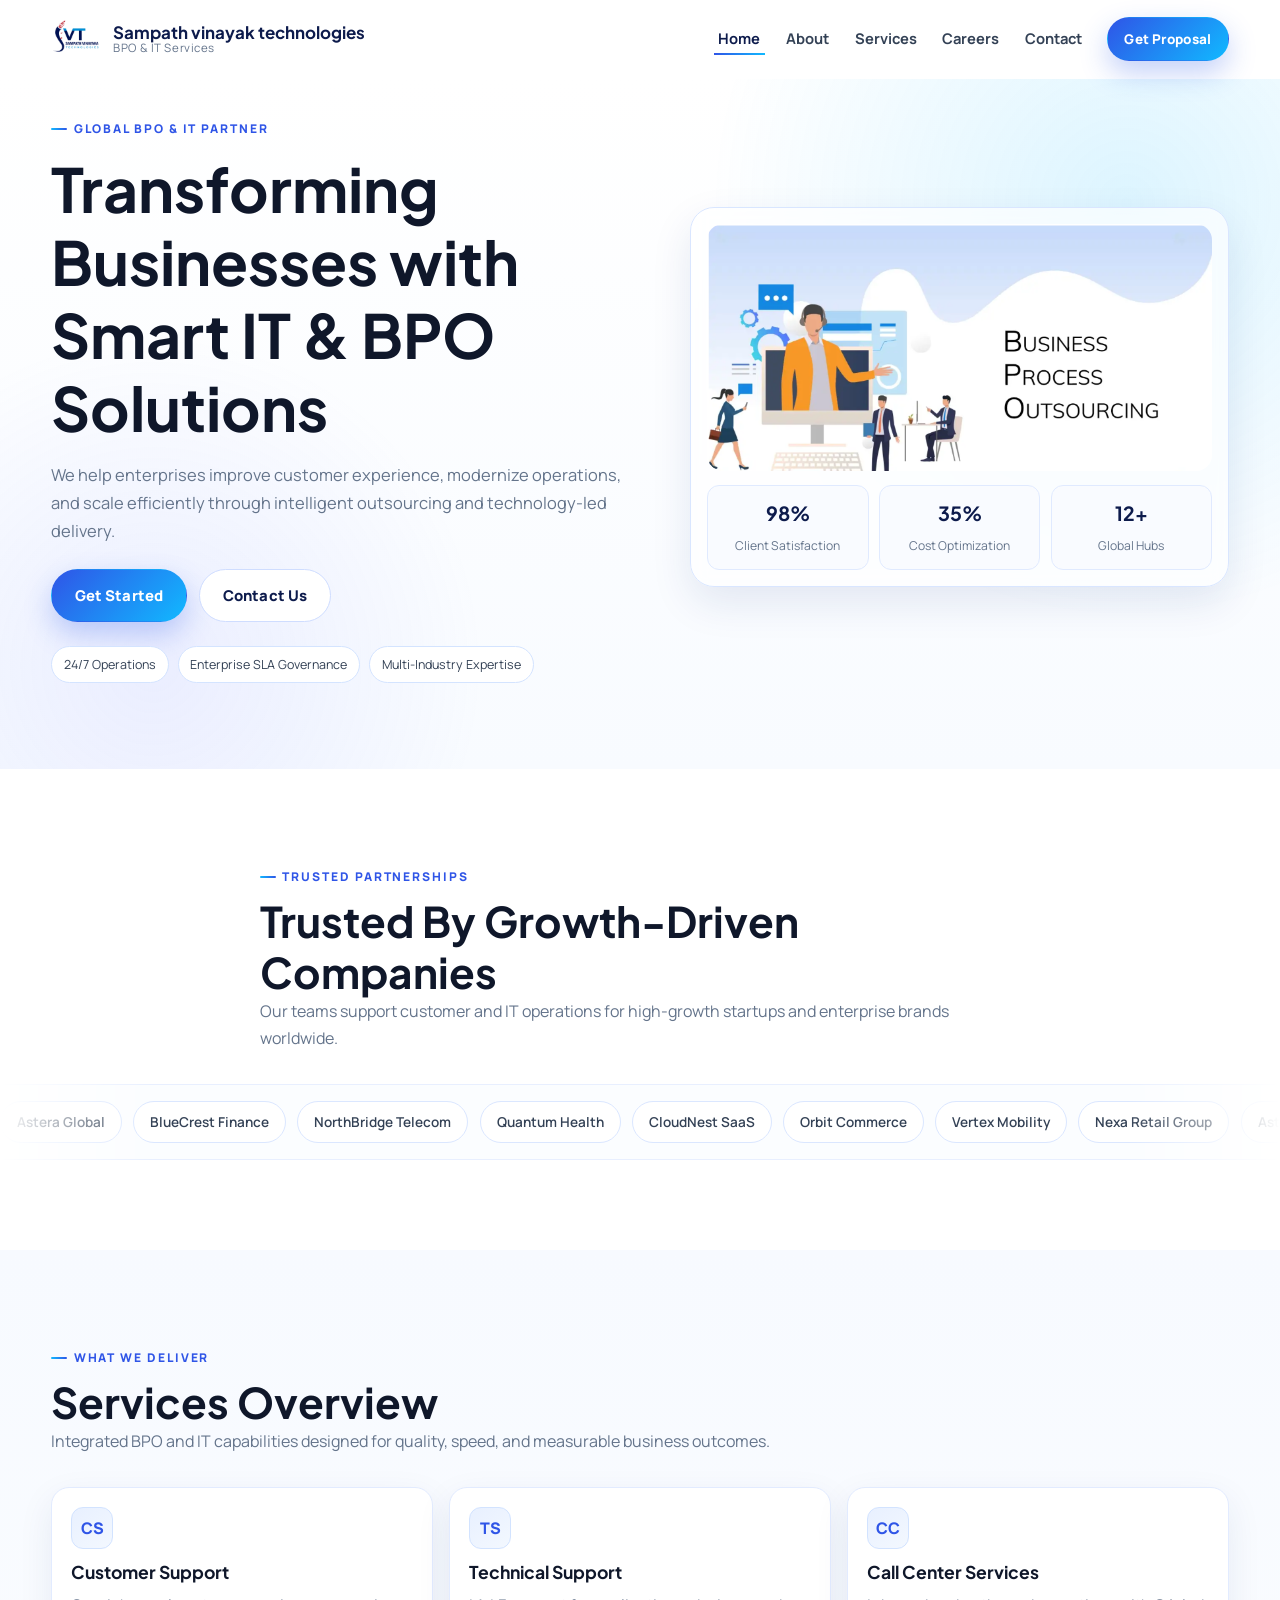
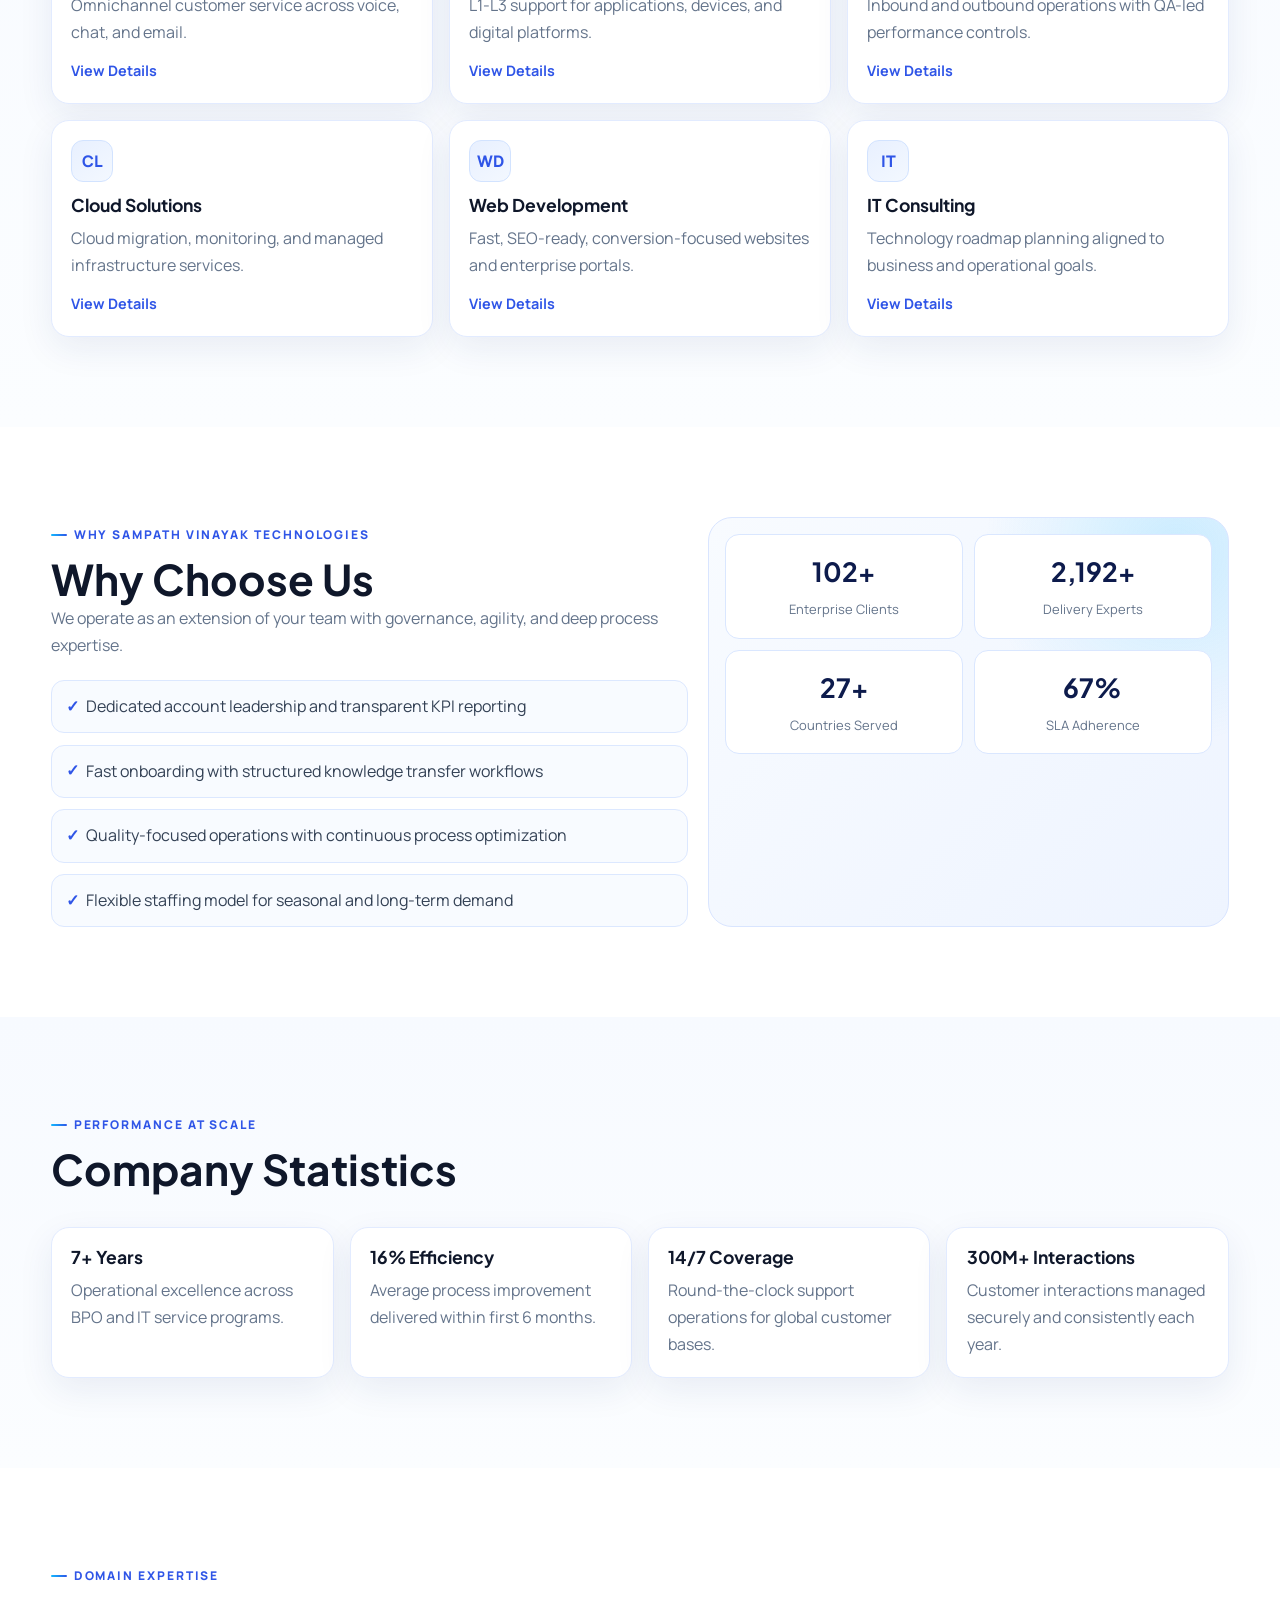
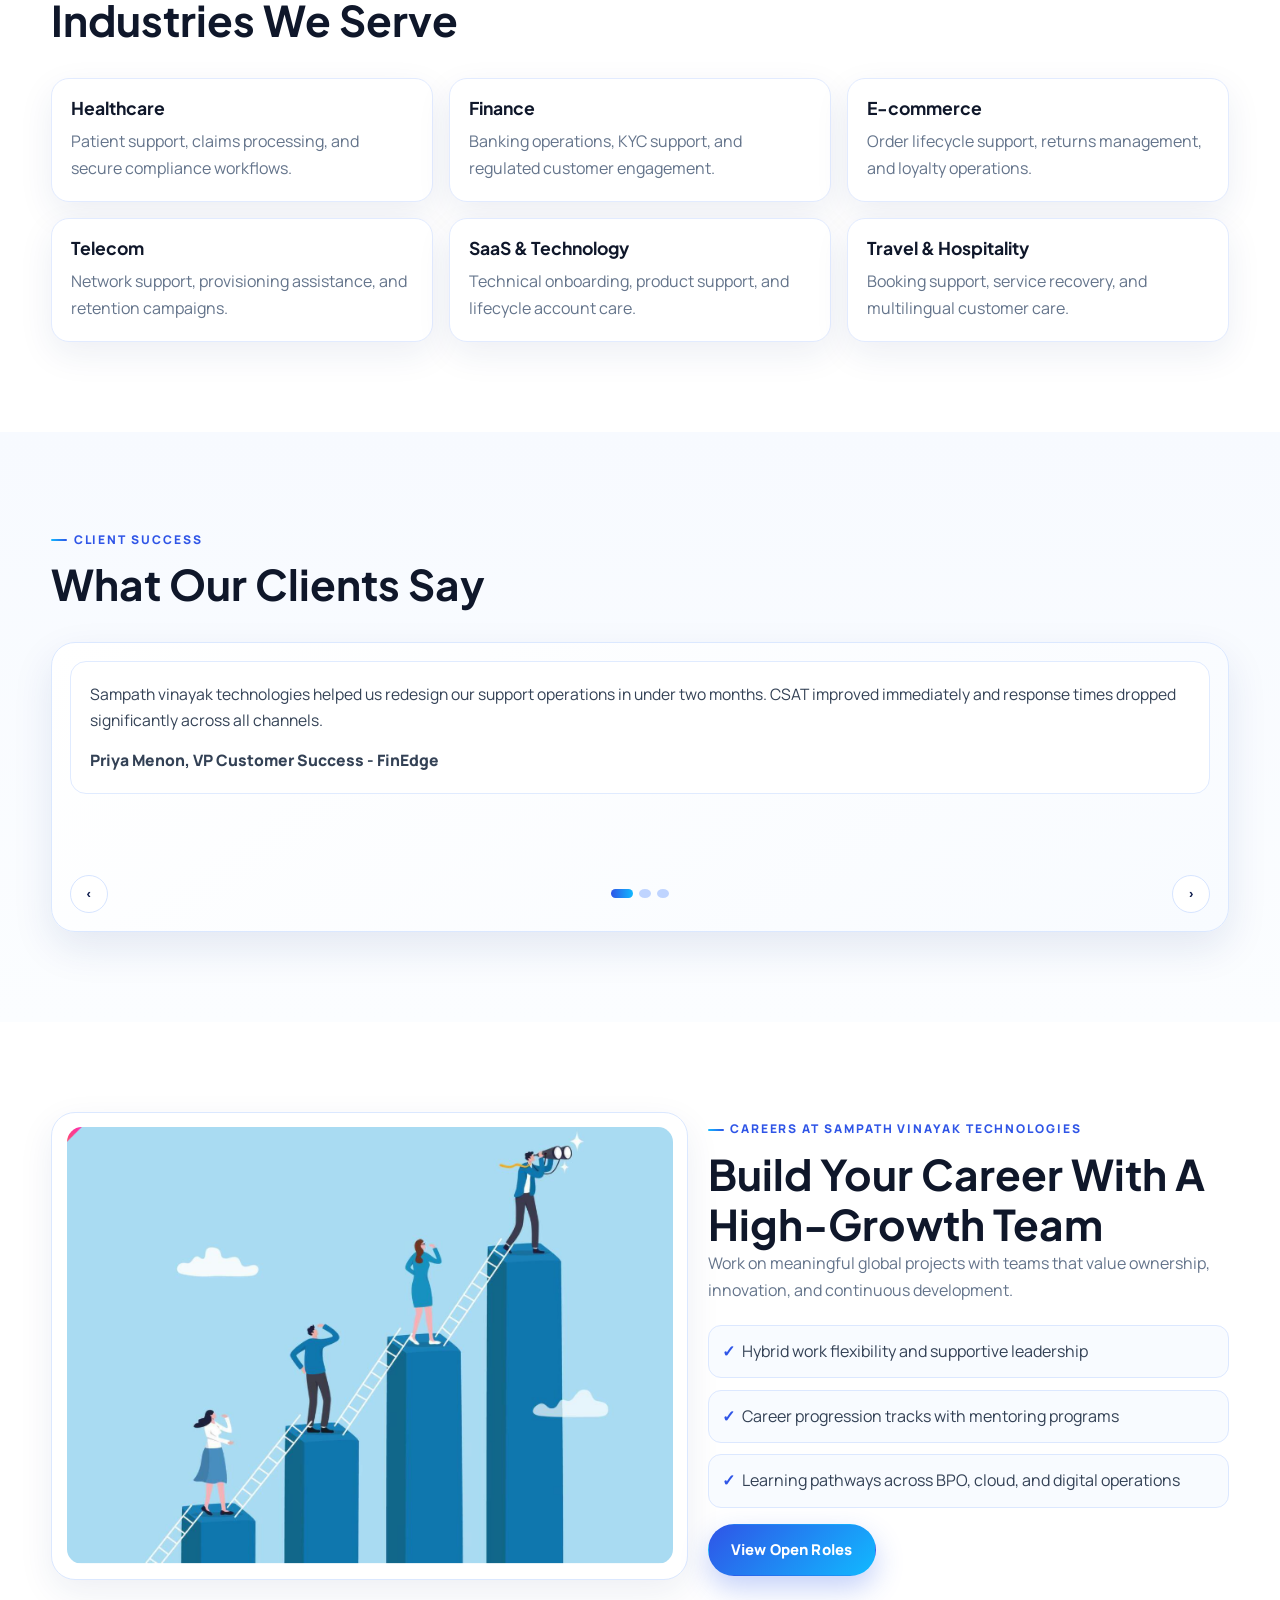
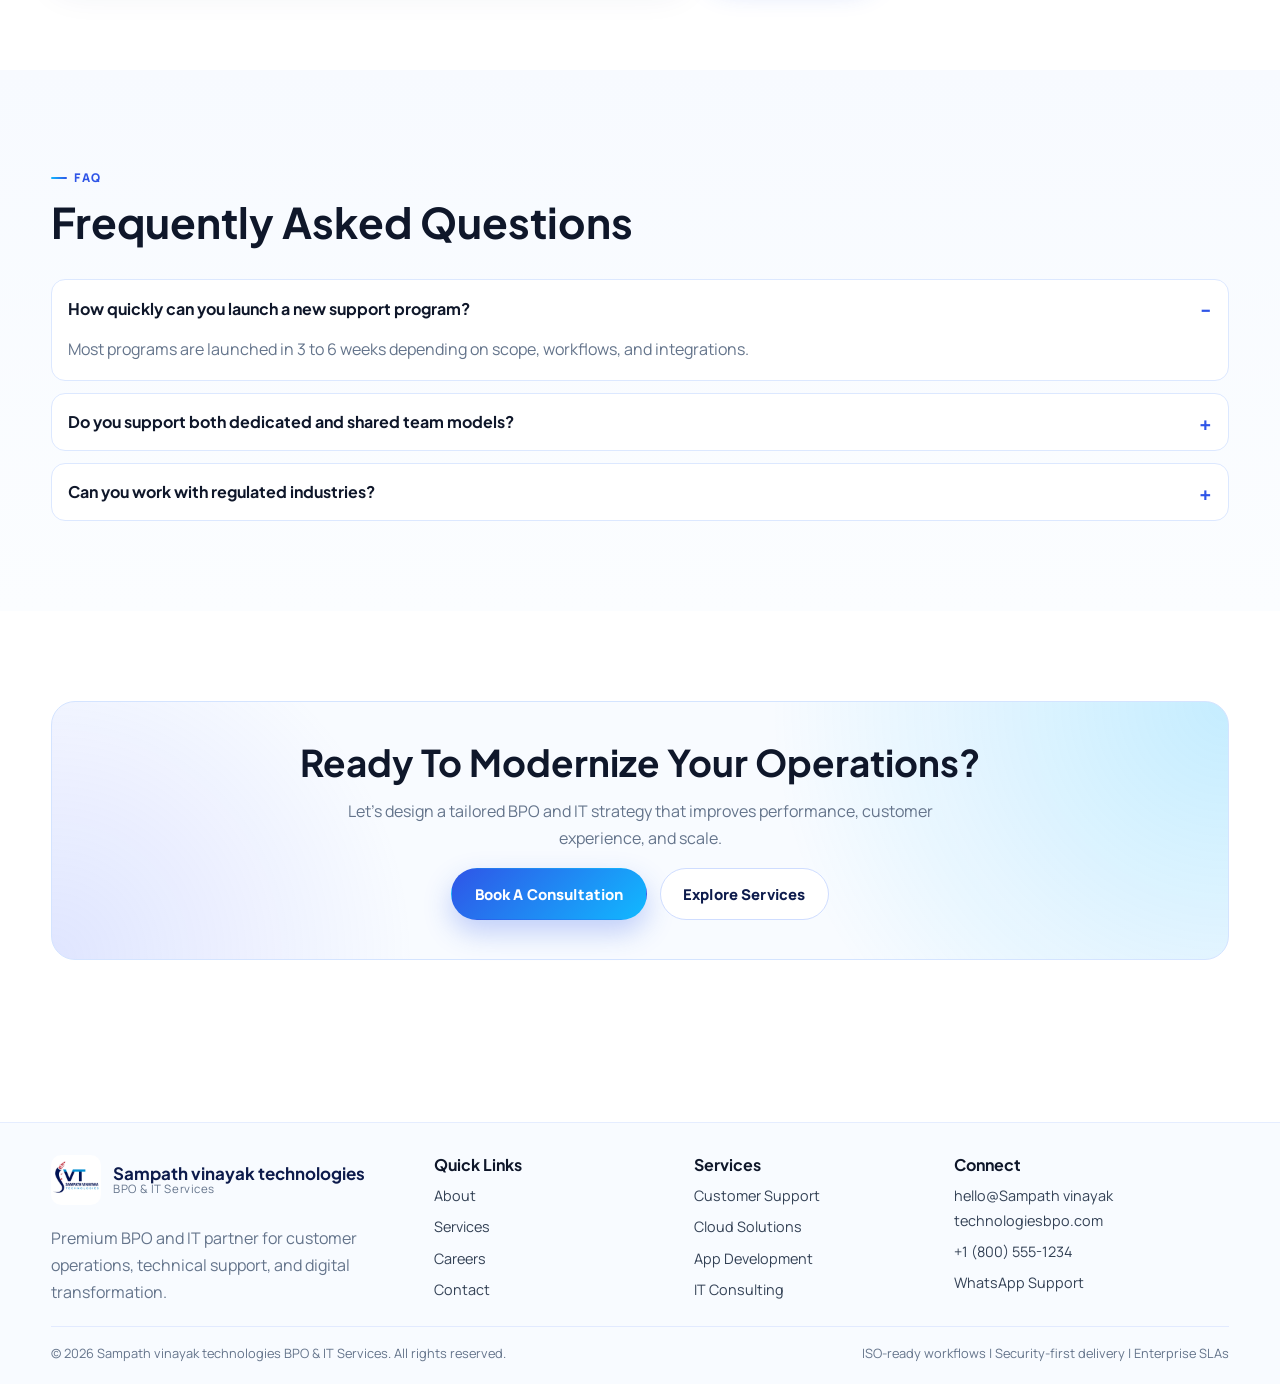
<file: index.html>
<!DOCTYPE html>
<html lang="en">
  <head>
    <meta charset="UTF-8" />
    <meta name="viewport" content="width=device-width, initial-scale=1.0" />
    <meta
      name="description"
      content="Sampath vinayak technologies delivers premium BPO and IT services for enterprise growth, customer experience, and digital transformation."
    />
    <meta
      name="keywords"
      content="BPO, IT services, customer support, call center, cloud solutions, enterprise outsourcing"
    />
    <title>Sampath vinayak technologies BPO & IT Services</title>
    <link rel="preconnect" href="https://fonts.googleapis.com" />
    <link rel="preconnect" href="https://fonts.gstatic.com" crossorigin />
    <link
      href="https://fonts.googleapis.com/css2?family=Manrope:wght@400;500;600;700;800&family=Plus+Jakarta+Sans:wght@600;700;800&display=swap"
      rel="stylesheet"
    />
    <link rel="stylesheet" href="css/styles.css" />
    <script src="js/main.js" defer></script>
  </head>
  <body>
    <a class="skip-link" href="#main-content">Skip to main content</a>

    <!-- Sticky transparent navigation -->
    <header class="site-header">
      <div class="container nav-wrap">
        <a class="brand" href="index.html" aria-label="Sampath vinayak technologies home page">
          <img src="images/logo.png" alt="Sampath Vinayak Technologies Logo" class="brand-logo">

            <span class="brand-name">
              <strong>Sampath vinayak technologies</strong>
              <span>BPO & IT Services</span>
              </span>
          
        </a>

        <button class="nav-toggle" aria-label="Open navigation menu" aria-controls="primary-nav" aria-expanded="false">
          <span class="nav-icon"><span></span><span></span><span></span></span>
        </button>

        <nav id="primary-nav" class="primary-nav" aria-label="Main navigation">
          <ul class="nav-list">
            <li><a class="nav-link active" href="index.html" aria-current="page">Home</a></li>
            <li><a class="nav-link" href="about.html">About</a></li>
            <li><a class="nav-link" href="services.html">Services</a></li>
            <li><a class="nav-link" href="careers.html">Careers</a></li>
            <li><a class="nav-link" href="contact.html">Contact</a></li>
          </ul>
          <a class="btn btn-small btn-primary" href="contact.html">Get Proposal</a>
        </nav>
      </div>
    </header>

    <main id="main-content">
      <!-- 1. Premium Hero Section -->
      <section class="hero">
        <div class="container hero-grid">
          <div class="hero-copy reveal">
            <span class="eyebrow">Global BPO & IT Partner</span>
            <h1>Transforming Businesses with Smart IT & BPO Solutions</h1>
            <p>
              We help enterprises improve customer experience, modernize operations, and scale efficiently through
              intelligent outsourcing and technology-led delivery.
            </p>
            <div class="btn-row" style="margin-top: 1.5rem;">
              <a class="btn btn-primary" href="services.html">Get Started</a>
              <a class="btn btn-outline" href="contact.html">Contact Us</a>
            </div>
            <div class="hero-tags">
              <span class="hero-tag">24/7 Operations</span>
              <span class="hero-tag">Enterprise SLA Governance</span>
              <span class="hero-tag">Multi-Industry Expertise</span>
            </div>
          </div>

          <aside class="hero-card reveal floating">
            <img src="images/bpo1.png" alt="Modern IT and BPO team dashboard illustration" />
            <div class="hero-kpis">
              <div class="hero-kpi">
                <strong data-counter data-target="98" data-suffix="%">0</strong>
                <span>Client Satisfaction</span>
              </div>
              <div class="hero-kpi">
                <strong data-counter data-target="35" data-suffix="%">0</strong>
                <span>Cost Optimization</span>
              </div>
              <div class="hero-kpi">
                <strong data-counter data-target="12" data-suffix="+">0</strong>
                <span>Global Hubs</span>
              </div>
            </div>
          </aside>
        </div>
      </section>

      <!-- 2. Trusted Companies / Client Logos -->
      <section class="section">
        <div class="container section-head reveal">
          <span class="eyebrow">Trusted Partnerships</span>
          <h2>Trusted By Growth-Driven Companies</h2>
          <p>Our teams support customer and IT operations for high-growth startups and enterprise brands worldwide.</p>
        </div>
        <div class="logo-marquee reveal">
          <div class="logo-track">
            <span class="logo-pill">Astera Global</span>
            <span class="logo-pill">BlueCrest Finance</span>
            <span class="logo-pill">NorthBridge Telecom</span>
            <span class="logo-pill">Quantum Health</span>
            <span class="logo-pill">CloudNest SaaS</span>
            <span class="logo-pill">Orbit Commerce</span>
            <span class="logo-pill">Vertex Mobility</span>
            <span class="logo-pill">Nexa Retail Group</span>
          </div>
        </div>
      </section>

      <!-- 3. Services Overview Cards -->
      <section class="section alt">
        <div class="container">
          <div class="section-head reveal">
            <span class="eyebrow">What We Deliver</span>
            <h2>Services Overview</h2>
            <p>Integrated BPO and IT capabilities designed for quality, speed, and measurable business outcomes.</p>
          </div>
          <div class="grid grid-3">
            <article class="card reveal">
              <div class="service-icon">CS</div>
              <h3>Customer Support</h3>
              <p>Omnichannel customer service across voice, chat, and email.</p>
              <a class="card-link" href="services.html">View Details</a>
            </article>
            <article class="card reveal">
              <div class="service-icon">TS</div>
              <h3>Technical Support</h3>
              <p>L1-L3 support for applications, devices, and digital platforms.</p>
              <a class="card-link" href="services.html">View Details</a>
            </article>
            <article class="card reveal">
              <div class="service-icon">CC</div>
              <h3>Call Center Services</h3>
              <p>Inbound and outbound operations with QA-led performance controls.</p>
              <a class="card-link" href="services.html">View Details</a>
            </article>
            <article class="card reveal">
              <div class="service-icon">CL</div>
              <h3>Cloud Solutions</h3>
              <p>Cloud migration, monitoring, and managed infrastructure services.</p>
              <a class="card-link" href="services.html">View Details</a>
            </article>
            <article class="card reveal">
              <div class="service-icon">WD</div>
              <h3>Web Development</h3>
              <p>Fast, SEO-ready, conversion-focused websites and enterprise portals.</p>
              <a class="card-link" href="services.html">View Details</a>
            </article>
            <article class="card reveal">
              <div class="service-icon">IT</div>
              <h3>IT Consulting</h3>
              <p>Technology roadmap planning aligned to business and operational goals.</p>
              <a class="card-link" href="services.html">View Details</a>
            </article>
          </div>
        </div>
      </section>

      <!-- 4. Why Choose Us -->
      <section class="section">
        <div class="container split">
          <div class="reveal">
            <div class="section-head" style="margin-bottom: 0;">
              <span class="eyebrow">Why Sampath vinayak technologies</span>
              <h2>Why Choose Us</h2>
              <p>We operate as an extension of your team with governance, agility, and deep process expertise.</p>
            </div>
            <ul class="feature-list">
              <li>Dedicated account leadership and transparent KPI reporting</li>
              <li>Fast onboarding with structured knowledge transfer workflows</li>
              <li>Quality-focused operations with continuous process optimization</li>
              <li>Flexible staffing model for seasonal and long-term demand</li>
            </ul>
          </div>
          <div class="stats-wrap reveal">
            <div class="stat-grid">
              <article class="stat-box">
                <strong data-counter data-target="150" data-suffix="+">0</strong>
                <span>Enterprise Clients</span>
              </article>
              <article class="stat-box">
                <strong data-counter data-target="3200" data-suffix="+">0</strong>
                <span>Delivery Experts</span>
              </article>
              <article class="stat-box">
                <strong data-counter data-target="40" data-suffix="+">0</strong>
                <span>Countries Served</span>
              </article>
              <article class="stat-box">
                <strong data-counter data-target="99" data-suffix="%">0</strong>
                <span>SLA Adherence</span>
              </article>
            </div>
          </div>
        </div>
      </section>

      <!-- 5. Company Statistics Counters -->
      <section class="section alt">
        <div class="container">
          <div class="section-head reveal">
            <span class="eyebrow">Performance At Scale</span>
            <h2>Company Statistics</h2>
          </div>
          <div class="grid grid-4">
            <article class="card reveal">
              <h3><span data-counter data-target="12" data-suffix="+">0</span> Years</h3>
              <p>Operational excellence across BPO and IT service programs.</p>
            </article>
            <article class="card reveal">
              <h3><span data-counter data-target="27" data-suffix="%">0</span> Efficiency</h3>
              <p>Average process improvement delivered within first 6 months.</p>
            </article>
            <article class="card reveal">
              <h3><span data-counter data-target="24" data-suffix="/7">0</span> Coverage</h3>
              <p>Round-the-clock support operations for global customer bases.</p>
            </article>
            <article class="card reveal">
              <h3><span data-counter data-target="500" data-suffix="M+">0</span> Interactions</h3>
              <p>Customer interactions managed securely and consistently each year.</p>
            </article>
          </div>
        </div>
      </section>

      <!-- 6. Industries We Serve -->
      <section class="section">
        <div class="container">
          <div class="section-head reveal">
            <span class="eyebrow">Domain Expertise</span>
            <h2>Industries We Serve</h2>
          </div>
          <div class="grid grid-3">
            <article class="card reveal"><h3>Healthcare</h3><p>Patient support, claims processing, and secure compliance workflows.</p></article>
            <article class="card reveal"><h3>Finance</h3><p>Banking operations, KYC support, and regulated customer engagement.</p></article>
            <article class="card reveal"><h3>E-commerce</h3><p>Order lifecycle support, returns management, and loyalty operations.</p></article>
            <article class="card reveal"><h3>Telecom</h3><p>Network support, provisioning assistance, and retention campaigns.</p></article>
            <article class="card reveal"><h3>SaaS & Technology</h3><p>Technical onboarding, product support, and lifecycle account care.</p></article>
            <article class="card reveal"><h3>Travel & Hospitality</h3><p>Booking support, service recovery, and multilingual customer care.</p></article>
          </div>
        </div>
      </section>

      <!-- 7. Testimonials Carousel -->
      <section class="section alt">
        <div class="container">
          <div class="section-head reveal">
            <span class="eyebrow">Client Success</span>
            <h2>What Our Clients Say</h2>
          </div>
          <div class="testimonial-carousel reveal" aria-label="Client testimonials carousel">
            <div class="testimonial-slides">
              <article class="testimonial-slide active">
                <p>
                  Sampath vinayak technologies helped us redesign our support operations in under two months. CSAT improved immediately and
                  response times dropped significantly across all channels.
                </p>
                <p class="testimonial-author">Priya Menon, VP Customer Success - FinEdge</p>
              </article>
              <article class="testimonial-slide">
                <p>
                  Their blended IT and BPO model gave us one accountable partner for both platform support and customer
                  operations. Execution has been excellent.
                </p>
                <p class="testimonial-author">Daniel Clark, COO - Vantage Retail Group</p>
              </article>
              <article class="testimonial-slide">
                <p>
                  We now run 24/7 global support with strong governance and clear KPI reporting. Sampath vinayak technologies has become a
                  strategic part of our growth roadmap.
                </p>
                <p class="testimonial-author">Aditi Rao, Director Operations - CloudPulse</p>
              </article>
            </div>
            <div class="carousel-controls">
              <button class="carousel-btn carousel-prev" type="button" aria-label="Previous testimonial">‹</button>
              <div class="carousel-dots" role="tablist" aria-label="Testimonial slides">
                <button class="carousel-dot active" data-slide="0" aria-label="Slide 1" aria-selected="true"></button>
                <button class="carousel-dot" data-slide="1" aria-label="Slide 2" aria-selected="false"></button>
                <button class="carousel-dot" data-slide="2" aria-label="Slide 3" aria-selected="false"></button>
              </div>
              <button class="carousel-btn carousel-next" type="button" aria-label="Next testimonial">›</button>
            </div>
          </div>
        </div>
      </section>

      <!-- 8. Careers Highlight Section -->
      <section class="section">
        <div class="container split">
          <div class="media-card reveal">
            <img src="images/bpo-2.png" alt="Sampath vinayak technologies team collaboration and workplace culture" />
          </div>
          <div class="reveal">
            <div class="section-head" style="margin-bottom: 0;">
              <span class="eyebrow">Careers At Sampath vinayak technologies</span>
              <h2>Build Your Career With A High-Growth Team</h2>
              <p>
                Work on meaningful global projects with teams that value ownership, innovation, and continuous
                development.
              </p>
            </div>
            <ul class="feature-list">
              <li>Hybrid work flexibility and supportive leadership</li>
              <li>Career progression tracks with mentoring programs</li>
              <li>Learning pathways across BPO, cloud, and digital operations</li>
            </ul>
            <div class="btn-row" style="margin-top: 1rem;">
              <a class="btn btn-primary" href="careers.html">View Open Roles</a>
            </div>
          </div>
        </div>
      </section>

      <!-- 9. FAQ Section -->
      <section class="section alt">
        <div class="container">
          <div class="section-head reveal">
            <span class="eyebrow">FAQ</span>
            <h2>Frequently Asked Questions</h2>
          </div>
          <div class="faq-list reveal">
            <article class="faq-item open">
              <button class="faq-question" type="button">How quickly can you launch a new support program?</button>
              <div class="faq-answer">
                <p>Most programs are launched in 3 to 6 weeks depending on scope, workflows, and integrations.</p>
              </div>
            </article>
            <article class="faq-item">
              <button class="faq-question" type="button">Do you support both dedicated and shared team models?</button>
              <div class="faq-answer">
                <p>Yes. We offer dedicated pods, hybrid setups, and shared operational models based on your needs.</p>
              </div>
            </article>
            <article class="faq-item">
              <button class="faq-question" type="button">Can you work with regulated industries?</button>
              <div class="faq-answer">
                <p>Absolutely. We provide compliance-aware operations for healthcare, finance, and enterprise clients.</p>
              </div>
            </article>
          </div>
        </div>
      </section>

      <!-- 10. Contact CTA Banner -->
      <section class="section">
        <div class="container">
          <div class="cta-banner reveal">
            <h2>Ready To Modernize Your Operations?</h2>
            <p>Let’s design a tailored BPO and IT strategy that improves performance, customer experience, and scale.</p>
            <div class="btn-row" style="justify-content: center; margin-top: 1rem;">
              <a class="btn btn-primary" href="contact.html">Book A Consultation</a>
              <a class="btn btn-outline" href="services.html">Explore Services</a>
            </div>
          </div>
        </div>
      </section>
    </main>

    <!-- 11. Modern Footer -->
    <footer class="site-footer">
      <div class="container footer-grid">
        <div class="footer-col">
          <a class="brand" href="index.html">
            <img src="images/logo.png" alt="Sampath Vinayak Technologies Logo" class="brand-logo">
            <span class="brand-name"><strong>Sampath vinayak technologies</strong><span>BPO & IT Services</span></span>
          </a>
          <p style="margin-top: 0.75rem;">
            Premium BPO and IT partner for customer operations, technical support, and digital transformation.
          </p>
        </div>
        <div class="footer-col">
          <h3>Quick Links</h3>
          <div class="footer-links">
            <a href="about.html">About</a>
            <a href="services.html">Services</a>
            <a href="careers.html">Careers</a>
            <a href="contact.html">Contact</a>
          </div>
        </div>
        <div class="footer-col">
          <h3>Services</h3>
          <div class="footer-links">
            <a href="services.html">Customer Support</a>
            <a href="services.html">Cloud Solutions</a>
            <a href="services.html">App Development</a>
            <a href="services.html">IT Consulting</a>
          </div>
        </div>
        <div class="footer-col">
          <h3>Connect</h3>
          <div class="footer-links">
            <a href="mailto:hello@Sampath vinayak technologiesbpo.com">hello@Sampath vinayak technologiesbpo.com</a>
            <a href="tel:+18005551234">+1 (800) 555-1234</a>
            <a href="https://wa.me/18005551234">WhatsApp Support</a>
          </div>
        </div>
      </div>
      <div class="container footer-bottom">
        <p>&copy; <span class="current-year"></span> Sampath vinayak technologies BPO & IT Services. All rights reserved.</p>
        <p>ISO-ready workflows | Security-first delivery | Enterprise SLAs</p>
      </div>
    </footer>

    <button class="back-to-top" type="button" aria-label="Back to top">↑</button>
  </body>
</html>
</file>
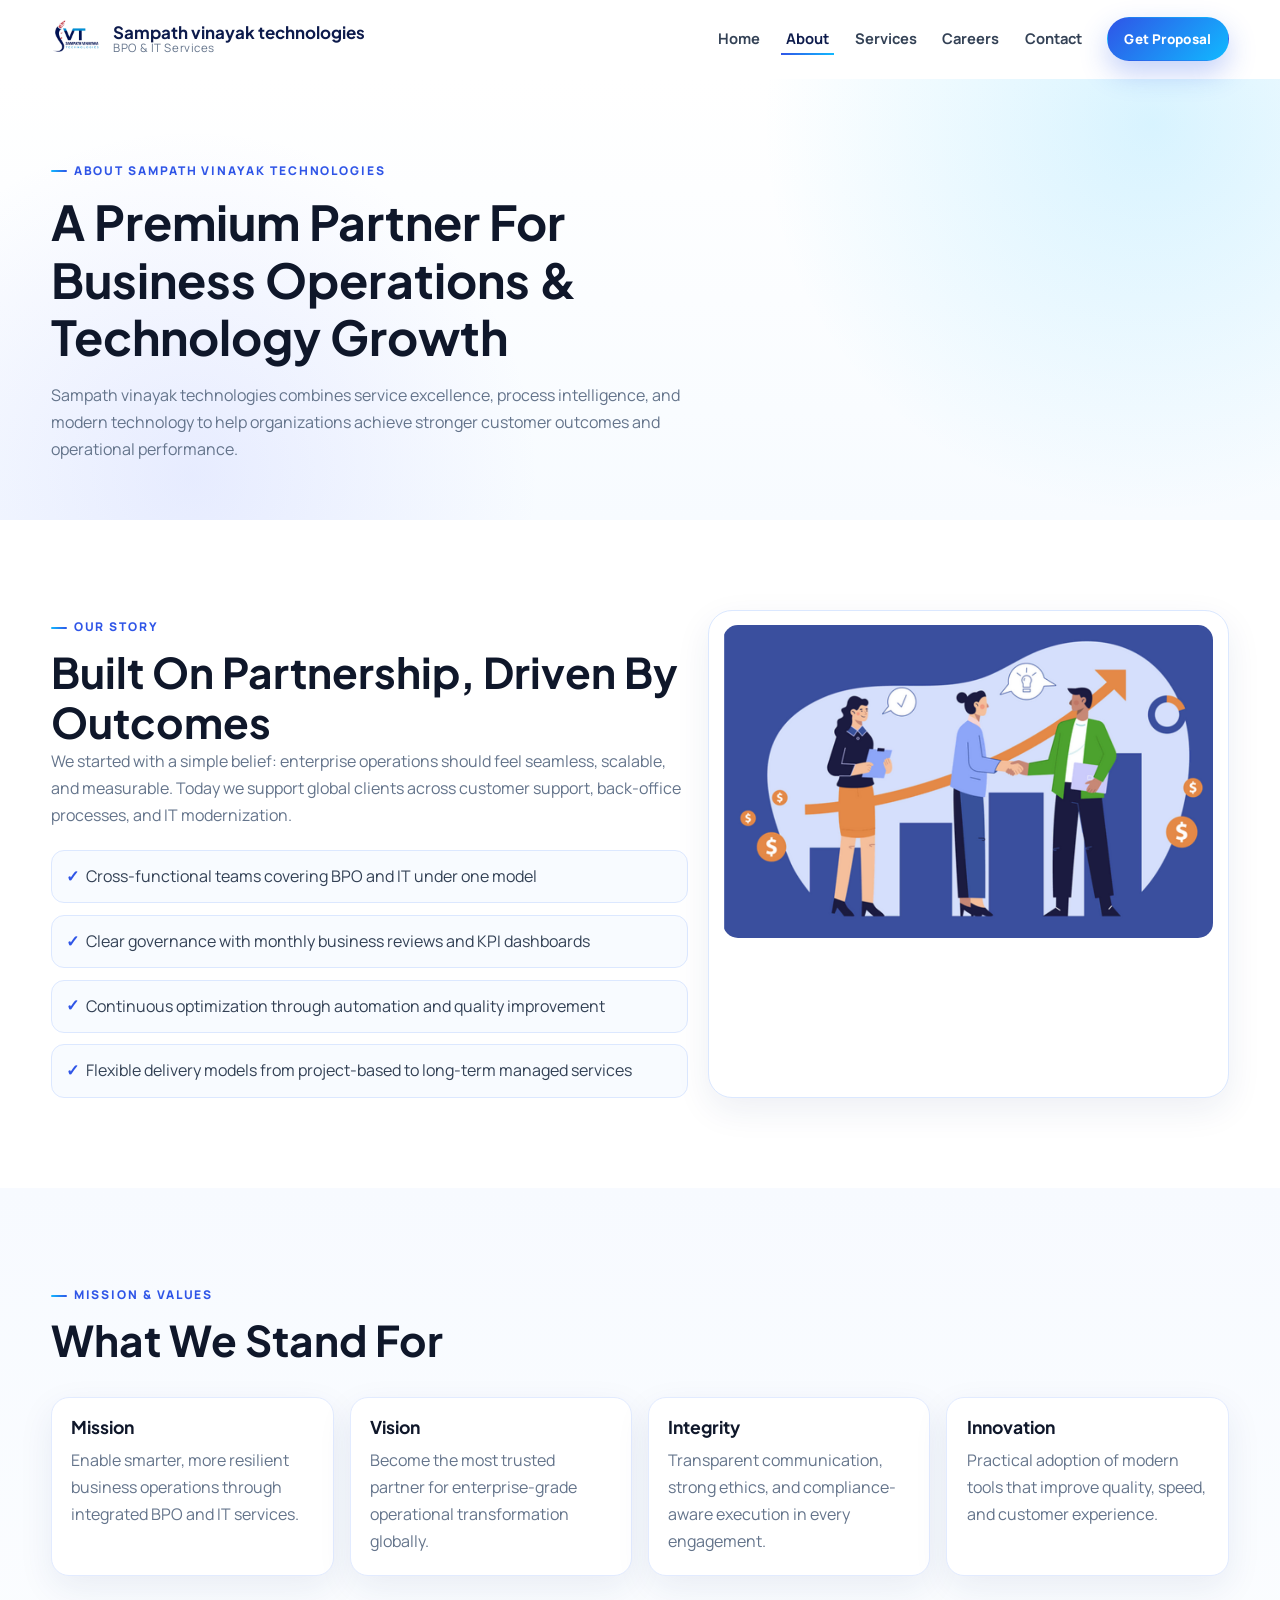
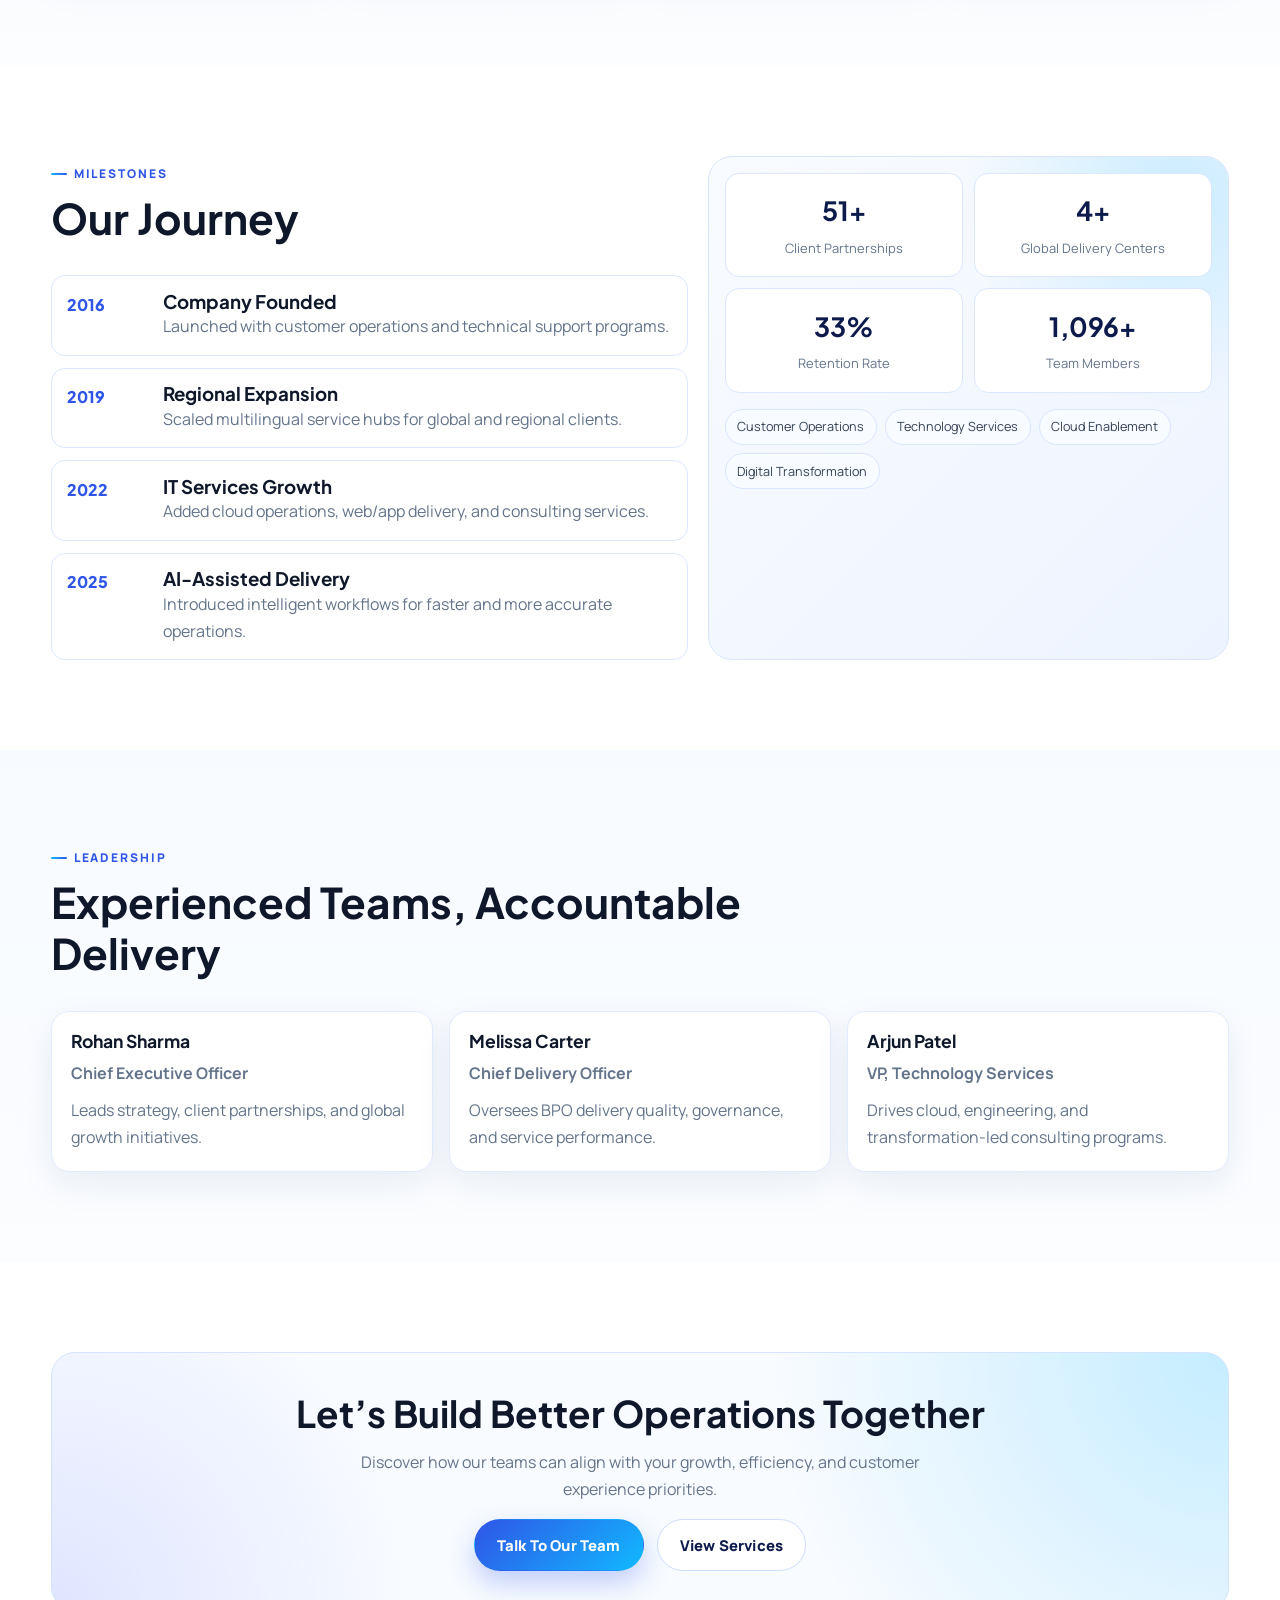
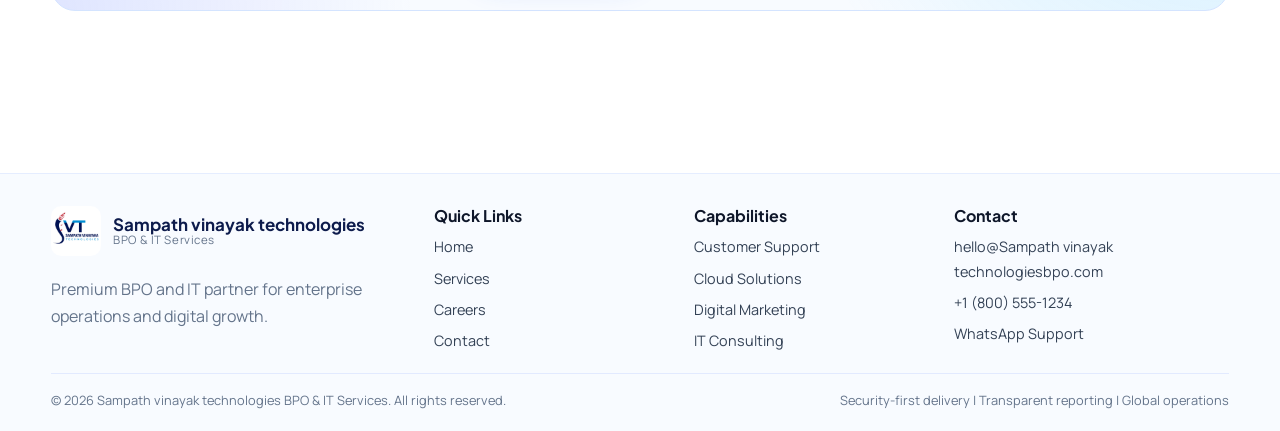
<file: about.html>
<!DOCTYPE html>
<html lang="en">
  <head>
    <meta charset="UTF-8" />
    <meta name="viewport" content="width=device-width, initial-scale=1.0" />
    <meta
      name="description"
      content="Learn about Sampath vinayak technologies's mission, values, and global delivery model across BPO and IT services."
    />
    <title>About Us | Sampath vinayak technologies BPO & IT Services</title>
    <link rel="preconnect" href="https://fonts.googleapis.com" />
    <link rel="preconnect" href="https://fonts.gstatic.com" crossorigin />
    <link
      href="https://fonts.googleapis.com/css2?family=Manrope:wght@400;500;600;700;800&family=Plus+Jakarta+Sans:wght@600;700;800&display=swap"
      rel="stylesheet"
    />
    <link rel="stylesheet" href="css/styles.css" />
    <script src="js/main.js" defer></script>
  </head>
  <body>
    <a class="skip-link" href="#main-content">Skip to main content</a>

    <header class="site-header">
      <div class="container nav-wrap">
        <a class="brand" href="index.html" aria-label="Sampath vinayak technologies home page">
          <img src="images/logo.png" alt="Sampath Vinayak Technologies Logo" class="brand-logo">
          <span class="brand-name"><strong>Sampath vinayak technologies</strong><span>BPO & IT Services</span></span>
        </a>
        <button class="nav-toggle" aria-label="Open navigation menu" aria-controls="primary-nav" aria-expanded="false">
          <span class="nav-icon"><span></span><span></span><span></span></span>
        </button>
        <nav id="primary-nav" class="primary-nav" aria-label="Main navigation">
          <ul class="nav-list">
            <li><a class="nav-link" href="index.html">Home</a></li>
            <li><a class="nav-link active" href="about.html" aria-current="page">About</a></li>
            <li><a class="nav-link" href="services.html">Services</a></li>
            <li><a class="nav-link" href="careers.html">Careers</a></li>
            <li><a class="nav-link" href="contact.html">Contact</a></li>
          </ul>
          <a class="btn btn-small btn-primary" href="contact.html">Get Proposal</a>
        </nav>
      </div>
    </header>

    <main id="main-content">
      <section class="inner-hero">
        <div class="container reveal">
          <span class="eyebrow">About Sampath vinayak technologies</span>
          <h1>A Premium Partner For Business Operations & Technology Growth</h1>
          <p>
            Sampath vinayak technologies combines service excellence, process intelligence, and modern technology to help organizations
            achieve stronger customer outcomes and operational performance.
          </p>
        </div>
      </section>

      <section class="section">
        <div class="container split">
          <div class="reveal">
            <div class="section-head" style="margin-bottom: 0;">
              <span class="eyebrow">Our Story</span>
              <h2>Built On Partnership, Driven By Outcomes</h2>
              <p>
                We started with a simple belief: enterprise operations should feel seamless, scalable, and measurable.
                Today we support global clients across customer support, back-office processes, and IT modernization.
              </p>
            </div>
            <ul class="feature-list">
              <li>Cross-functional teams covering BPO and IT under one model</li>
              <li>Clear governance with monthly business reviews and KPI dashboards</li>
              <li>Continuous optimization through automation and quality improvement</li>
              <li>Flexible delivery models from project-based to long-term managed services</li>
            </ul>
          </div>
          <div class="media-card reveal floating">
            <img src="images/built.png" alt="Sampath vinayak technologies teams discussing delivery strategy" />
          </div>
        </div>
      </section>

      <section class="section alt">
        <div class="container">
          <div class="section-head reveal">
            <span class="eyebrow">Mission & Values</span>
            <h2>What We Stand For</h2>
          </div>
          <div class="grid grid-4">
            <article class="card reveal">
              <h3>Mission</h3>
              <p>Enable smarter, more resilient business operations through integrated BPO and IT services.</p>
            </article>
            <article class="card reveal">
              <h3>Vision</h3>
              <p>Become the most trusted partner for enterprise-grade operational transformation globally.</p>
            </article>
            <article class="card reveal">
              <h3>Integrity</h3>
              <p>Transparent communication, strong ethics, and compliance-aware execution in every engagement.</p>
            </article>
            <article class="card reveal">
              <h3>Innovation</h3>
              <p>Practical adoption of modern tools that improve quality, speed, and customer experience.</p>
            </article>
          </div>
        </div>
      </section>

      <section class="section">
        <div class="container split">
          <div class="reveal">
            <div class="section-head">
              <span class="eyebrow">Milestones</span>
              <h2>Our Journey</h2>
            </div>
            <div class="timeline">
              <article class="timeline-item">
                <div class="timeline-year">2016</div>
                <div><h3>Company Founded</h3><p>Launched with customer operations and technical support programs.</p></div>
              </article>
              <article class="timeline-item">
                <div class="timeline-year">2019</div>
                <div><h3>Regional Expansion</h3><p>Scaled multilingual service hubs for global and regional clients.</p></div>
              </article>
              <article class="timeline-item">
                <div class="timeline-year">2022</div>
                <div><h3>IT Services Growth</h3><p>Added cloud operations, web/app delivery, and consulting services.</p></div>
              </article>
              <article class="timeline-item">
                <div class="timeline-year">2025</div>
                <div><h3>AI-Assisted Delivery</h3><p>Introduced intelligent workflows for faster and more accurate operations.</p></div>
              </article>
            </div>
          </div>
          <div class="stats-wrap reveal">
            <div class="stat-grid">
              <article class="stat-box"><strong data-counter data-target="150" data-suffix="+">0</strong><span>Client Partnerships</span></article>
              <article class="stat-box"><strong data-counter data-target="12" data-suffix="+">0</strong><span>Global Delivery Centers</span></article>
              <article class="stat-box"><strong data-counter data-target="98" data-suffix="%">0</strong><span>Retention Rate</span></article>
              <article class="stat-box"><strong data-counter data-target="3200" data-suffix="+">0</strong><span>Team Members</span></article>
            </div>
            <div class="pill-row">
              <span class="pill">Customer Operations</span>
              <span class="pill">Technology Services</span>
              <span class="pill">Cloud Enablement</span>
              <span class="pill">Digital Transformation</span>
            </div>
          </div>
        </div>
      </section>

      <section class="section alt">
        <div class="container">
          <div class="section-head reveal">
            <span class="eyebrow">Leadership</span>
            <h2>Experienced Teams, Accountable Delivery</h2>
          </div>
          <div class="grid grid-3">
            <article class="card reveal">
              <h3>Rohan Sharma</h3>
              <p><strong>Chief Executive Officer</strong></p>
              <p style="margin-top: 0.6rem;">Leads strategy, client partnerships, and global growth initiatives.</p>
            </article>
            <article class="card reveal">
              <h3>Melissa Carter</h3>
              <p><strong>Chief Delivery Officer</strong></p>
              <p style="margin-top: 0.6rem;">Oversees BPO delivery quality, governance, and service performance.</p>
            </article>
            <article class="card reveal">
              <h3>Arjun Patel</h3>
              <p><strong>VP, Technology Services</strong></p>
              <p style="margin-top: 0.6rem;">Drives cloud, engineering, and transformation-led consulting programs.</p>
            </article>
          </div>
        </div>
      </section>

      <section class="section">
        <div class="container">
          <div class="cta-banner reveal">
            <h2>Let’s Build Better Operations Together</h2>
            <p>Discover how our teams can align with your growth, efficiency, and customer experience priorities.</p>
            <div class="btn-row" style="justify-content: center; margin-top: 1rem;">
              <a class="btn btn-primary" href="contact.html">Talk To Our Team</a>
              <a class="btn btn-outline" href="services.html">View Services</a>
            </div>
          </div>
        </div>
      </section>
    </main>

    <footer class="site-footer">
      <div class="container footer-grid">
        <div class="footer-col">
          <a class="brand" href="index.html">
            <img src="images/logo.png" alt="Sampath vinayak technologies Logo" class="brand-logo">
            <span class="brand-name"><strong>Sampath vinayak technologies</strong><span>BPO & IT Services</span></span>
          </a>
          <p style="margin-top: 0.75rem;">Premium BPO and IT partner for enterprise operations and digital growth.</p>
        </div>
        <div class="footer-col">
          <h3>Quick Links</h3>
          <div class="footer-links">
            <a href="index.html">Home</a>
            <a href="services.html">Services</a>
            <a href="careers.html">Careers</a>
            <a href="contact.html">Contact</a>
          </div>
        </div>
        <div class="footer-col">
          <h3>Capabilities</h3>
          <div class="footer-links">
            <a href="services.html">Customer Support</a>
            <a href="services.html">Cloud Solutions</a>
            <a href="services.html">Digital Marketing</a>
            <a href="services.html">IT Consulting</a>
          </div>
        </div>
        <div class="footer-col">
          <h3>Contact</h3>
          <div class="footer-links">
            <a href="mailto:hello@Sampath vinayak technologiesbpo.com">hello@Sampath vinayak technologiesbpo.com</a>
            <a href="tel:+18005551234">+1 (800) 555-1234</a>
            <a href="https://wa.me/18005551234">WhatsApp Support</a>
          </div>
        </div>
      </div>
      <div class="container footer-bottom">
        <p>&copy; <span class="current-year"></span> Sampath vinayak technologies BPO & IT Services. All rights reserved.</p>
        <p>Security-first delivery | Transparent reporting | Global operations</p>
      </div>
    </footer>

    <button class="back-to-top" type="button" aria-label="Back to top">↑</button>
  </body>
</html>
</file>
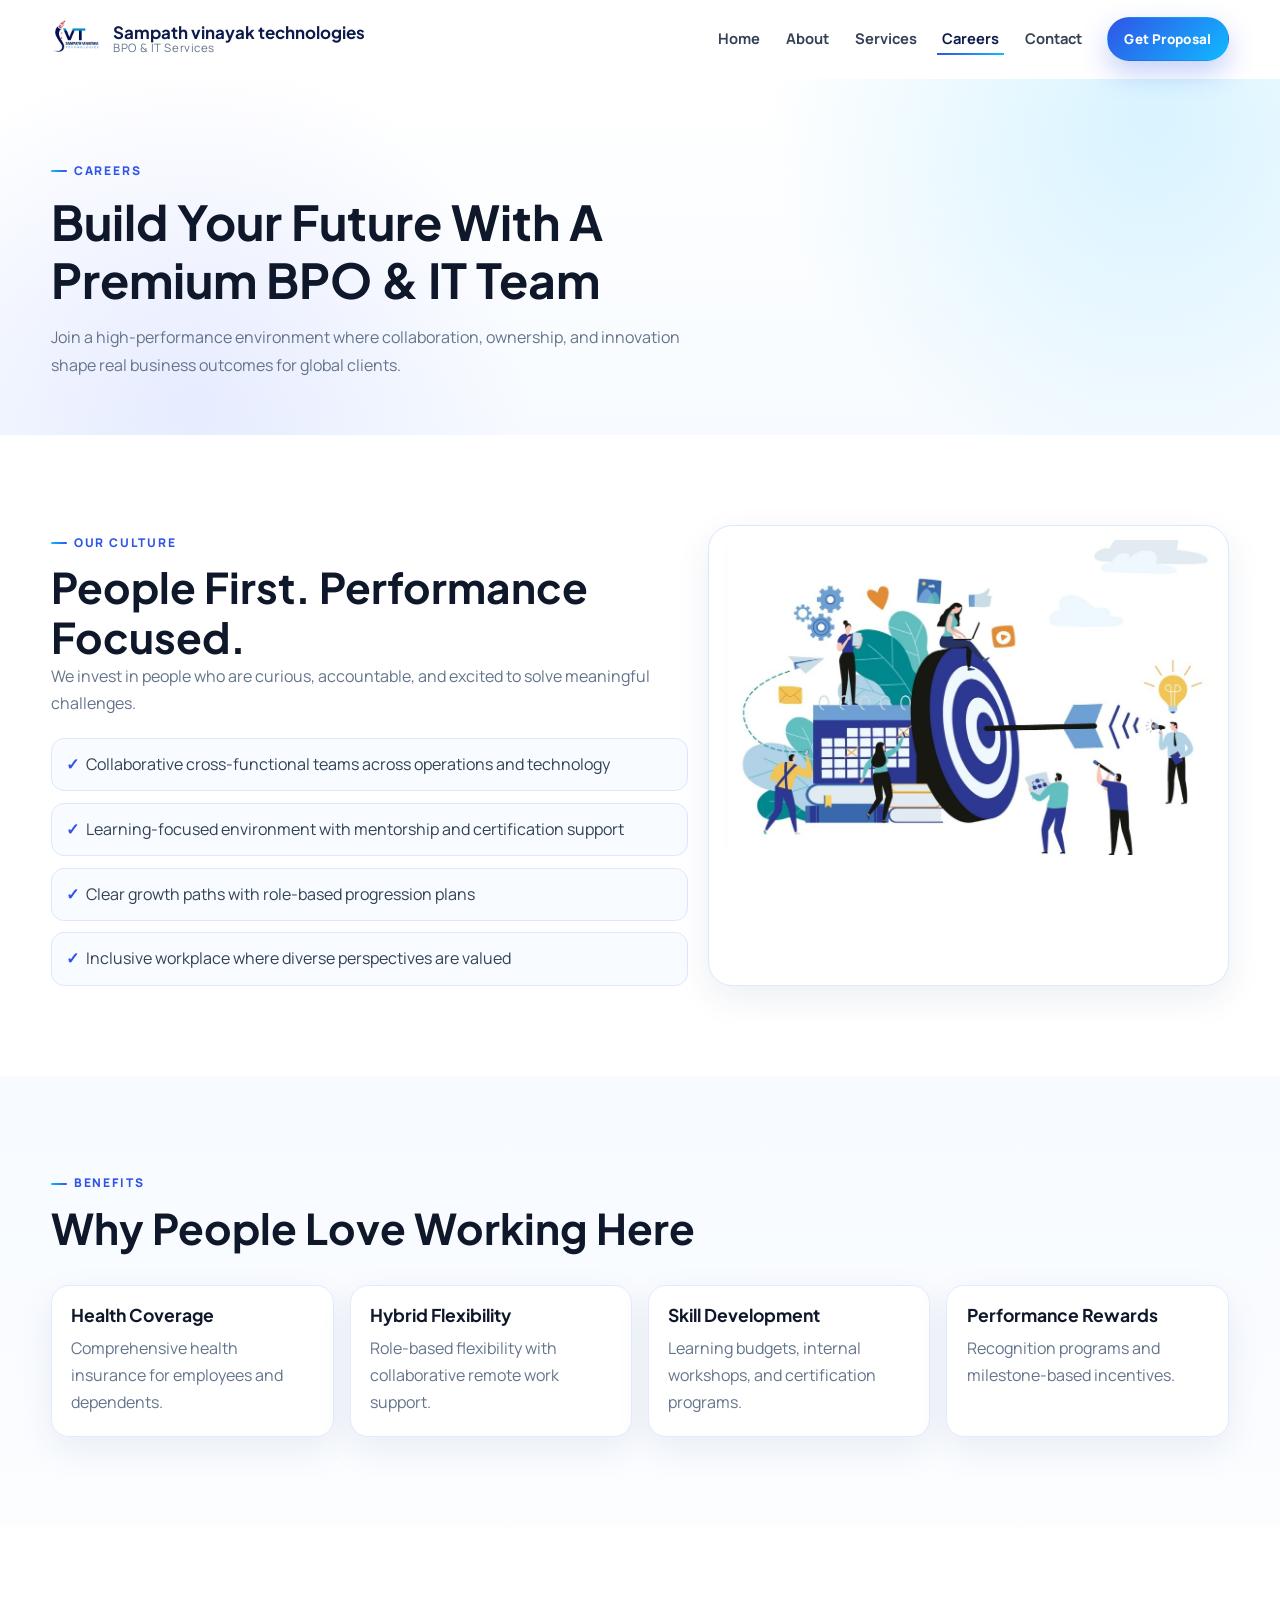
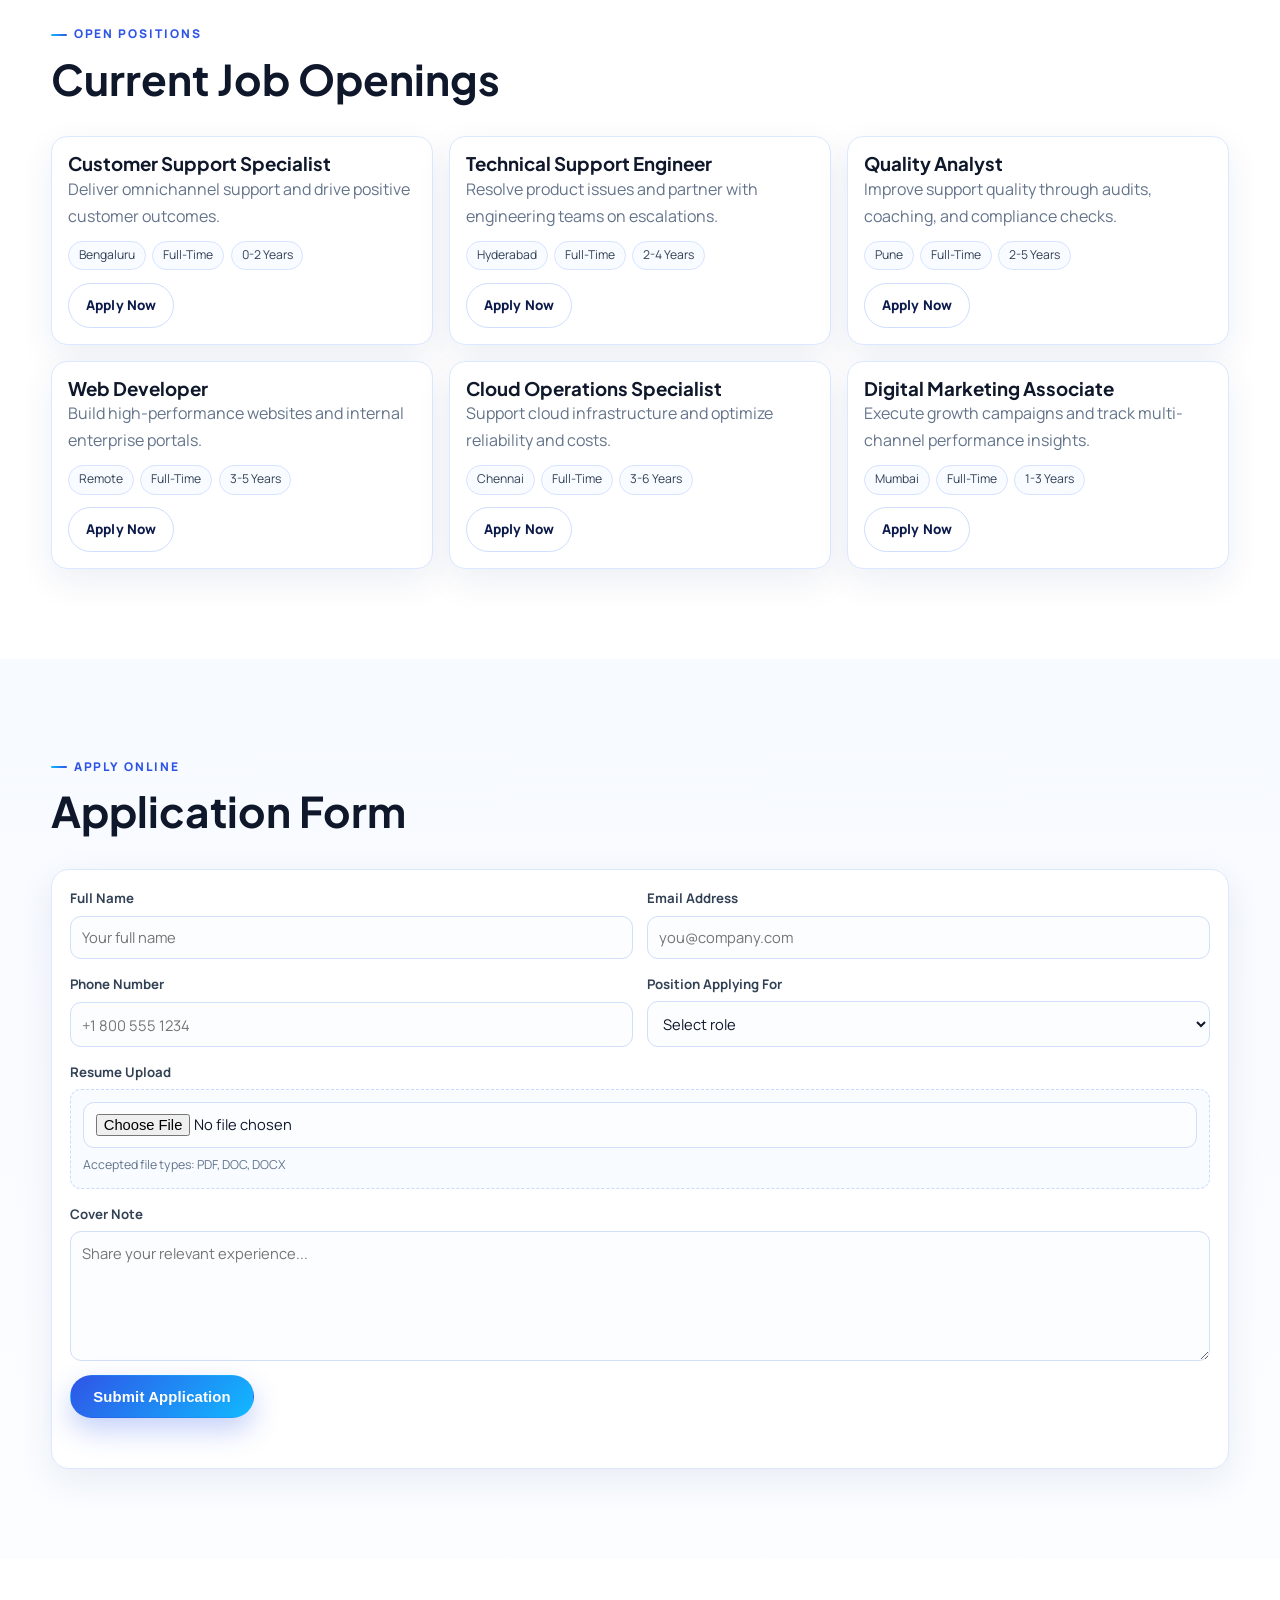
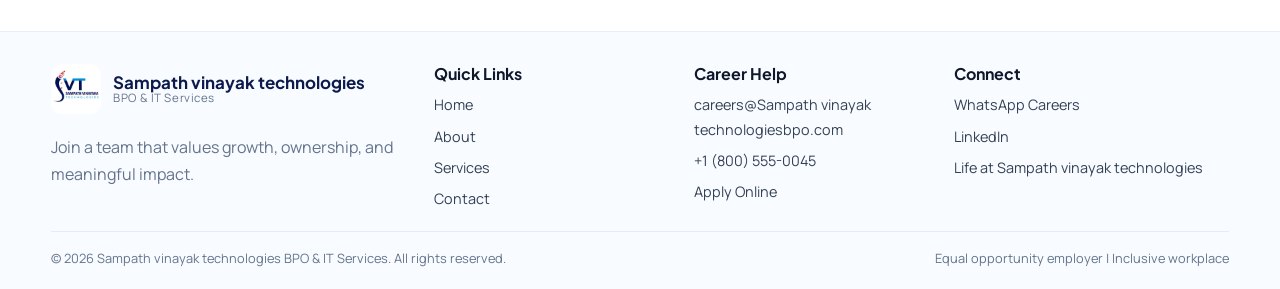
<file: careers.html>
<!DOCTYPE html>
<html lang="en">
  <head>
    <meta charset="UTF-8" />
    <meta name="viewport" content="width=device-width, initial-scale=1.0" />
    <meta
      name="description"
      content="Explore careers at Sampath vinayak technologies. Browse job openings, learn about company culture, and apply online."
    />
    <title>Careers | Sampath vinayak technologies BPO & IT Services</title>
    <link rel="preconnect" href="https://fonts.googleapis.com" />
    <link rel="preconnect" href="https://fonts.gstatic.com" crossorigin />
    <link
      href="https://fonts.googleapis.com/css2?family=Manrope:wght@400;500;600;700;800&family=Plus+Jakarta+Sans:wght@600;700;800&display=swap"
      rel="stylesheet"
    />
    <link rel="stylesheet" href="css/styles.css" />
    <script src="js/main.js" defer></script>
  </head>
  <body>
    <a class="skip-link" href="#main-content">Skip to main content</a>

    <header class="site-header">
      <div class="container nav-wrap">
        <a class="brand" href="index.html" aria-label="Sampath vinayak technologies home page">
          <img src="images/logo.png" alt="Sampath Vinayak Technologies Logo" class="brand-logo">
          <span class="brand-name"><strong>Sampath vinayak technologies</strong><span>BPO & IT Services</span></span>
        </a>
        <button class="nav-toggle" aria-label="Open navigation menu" aria-controls="primary-nav" aria-expanded="false">
          <span class="nav-icon"><span></span><span></span><span></span></span>
        </button>
        <nav id="primary-nav" class="primary-nav" aria-label="Main navigation">
          <ul class="nav-list">
            <li><a class="nav-link" href="index.html">Home</a></li>
            <li><a class="nav-link" href="about.html">About</a></li>
            <li><a class="nav-link" href="services.html">Services</a></li>
            <li><a class="nav-link active" href="careers.html" aria-current="page">Careers</a></li>
            <li><a class="nav-link" href="contact.html">Contact</a></li>
          </ul>
          <a class="btn btn-small btn-primary" href="contact.html">Get Proposal</a>
        </nav>
      </div>
    </header>

    <main id="main-content">
      <section class="inner-hero">
        <div class="container reveal">
          <span class="eyebrow">Careers</span>
          <h1>Build Your Future With A Premium BPO & IT Team</h1>
          <p>
            Join a high-performance environment where collaboration, ownership, and innovation shape real business
            outcomes for global clients.
          </p>
        </div>
      </section>

      <section class="section">
        <div class="container split">
          <div class="reveal">
            <div class="section-head" style="margin-bottom: 0;">
              <span class="eyebrow">Our Culture</span>
              <h2>People First. Performance Focused.</h2>
              <p>We invest in people who are curious, accountable, and excited to solve meaningful challenges.</p>
            </div>
            <ul class="feature-list">
              <li>Collaborative cross-functional teams across operations and technology</li>
              <li>Learning-focused environment with mentorship and certification support</li>
              <li>Clear growth paths with role-based progression plans</li>
              <li>Inclusive workplace where diverse perspectives are valued</li>
            </ul>
          </div>
          <div class="media-card reveal floating">
            <img src="images/growth.png" alt="Sampath vinayak technologies employee culture and collaboration" />
          </div>
        </div>
      </section>

      <section class="section alt">
        <div class="container">
          <div class="section-head reveal">
            <span class="eyebrow">Benefits</span>
            <h2>Why People Love Working Here</h2>
          </div>
          <div class="grid grid-4">
            <article class="card reveal"><h3>Health Coverage</h3><p>Comprehensive health insurance for employees and dependents.</p></article>
            <article class="card reveal"><h3>Hybrid Flexibility</h3><p>Role-based flexibility with collaborative remote work support.</p></article>
            <article class="card reveal"><h3>Skill Development</h3><p>Learning budgets, internal workshops, and certification programs.</p></article>
            <article class="card reveal"><h3>Performance Rewards</h3><p>Recognition programs and milestone-based incentives.</p></article>
          </div>
        </div>
      </section>

      <section class="section">
        <div class="container">
          <div class="section-head reveal">
            <span class="eyebrow">Open Positions</span>
            <h2>Current Job Openings</h2>
          </div>
          <div class="grid grid-3">
            <article class="job-card reveal">
              <h3>Customer Support Specialist</h3>
              <p>Deliver omnichannel support and drive positive customer outcomes.</p>
              <div class="job-meta"><span>Bengaluru</span><span>Full-Time</span><span>0-2 Years</span></div>
              <div class="btn-row" style="margin-top: 0.8rem;"><a class="btn btn-small btn-outline" href="#apply">Apply Now</a></div>
            </article>
            <article class="job-card reveal">
              <h3>Technical Support Engineer</h3>
              <p>Resolve product issues and partner with engineering teams on escalations.</p>
              <div class="job-meta"><span>Hyderabad</span><span>Full-Time</span><span>2-4 Years</span></div>
              <div class="btn-row" style="margin-top: 0.8rem;"><a class="btn btn-small btn-outline" href="#apply">Apply Now</a></div>
            </article>
            <article class="job-card reveal">
              <h3>Quality Analyst</h3>
              <p>Improve support quality through audits, coaching, and compliance checks.</p>
              <div class="job-meta"><span>Pune</span><span>Full-Time</span><span>2-5 Years</span></div>
              <div class="btn-row" style="margin-top: 0.8rem;"><a class="btn btn-small btn-outline" href="#apply">Apply Now</a></div>
            </article>
            <article class="job-card reveal">
              <h3>Web Developer</h3>
              <p>Build high-performance websites and internal enterprise portals.</p>
              <div class="job-meta"><span>Remote</span><span>Full-Time</span><span>3-5 Years</span></div>
              <div class="btn-row" style="margin-top: 0.8rem;"><a class="btn btn-small btn-outline" href="#apply">Apply Now</a></div>
            </article>
            <article class="job-card reveal">
              <h3>Cloud Operations Specialist</h3>
              <p>Support cloud infrastructure and optimize reliability and costs.</p>
              <div class="job-meta"><span>Chennai</span><span>Full-Time</span><span>3-6 Years</span></div>
              <div class="btn-row" style="margin-top: 0.8rem;"><a class="btn btn-small btn-outline" href="#apply">Apply Now</a></div>
            </article>
            <article class="job-card reveal">
              <h3>Digital Marketing Associate</h3>
              <p>Execute growth campaigns and track multi-channel performance insights.</p>
              <div class="job-meta"><span>Mumbai</span><span>Full-Time</span><span>1-3 Years</span></div>
              <div class="btn-row" style="margin-top: 0.8rem;"><a class="btn btn-small btn-outline" href="#apply">Apply Now</a></div>
            </article>
          </div>
        </div>
      </section>

      <section id="apply" class="section alt">
        <div class="container">
          <div class="section-head reveal">
            <span class="eyebrow">Apply Online</span>
            <h2>Application Form</h2>
          </div>

          <!-- Apply form with resume upload -->
          <form class="form-shell js-validate-form reveal" novalidate>
            <div class="form-grid">
              <div class="form-field">
                <label for="career-name">Full Name</label>
                <input id="career-name" type="text" data-required data-label="Full name" placeholder="Your full name" />
              </div>
              <div class="form-field">
                <label for="career-email">Email Address</label>
                <input id="career-email" type="email" data-required data-label="Email address" placeholder="you@company.com" />
              </div>
              <div class="form-field">
                <label for="career-phone">Phone Number</label>
                <input id="career-phone" type="tel" data-required data-label="Phone number" placeholder="+1 800 555 1234" />
              </div>
              <div class="form-field">
                <label for="career-role">Position Applying For</label>
                <select id="career-role" data-required data-label="Position">
                  <option value="">Select role</option>
                  <option>Customer Support Specialist</option>
                  <option>Technical Support Engineer</option>
                  <option>Quality Analyst</option>
                  <option>Web Developer</option>
                  <option>Cloud Operations Specialist</option>
                  <option>Digital Marketing Associate</option>
                </select>
              </div>
              <div class="form-field full">
                <label for="career-resume">Resume Upload</label>
                <div class="file-upload">
                  <input id="career-resume" type="file" accept=".pdf,.doc,.docx" data-required data-label="Resume" />
                  <p class="field-note">Accepted file types: PDF, DOC, DOCX</p>
                </div>
              </div>
              <div class="form-field full">
                <label for="career-note">Cover Note</label>
                <textarea id="career-note" data-required data-label="Cover note" placeholder="Share your relevant experience..."></textarea>
              </div>
            </div>
            <div class="btn-row" style="margin-top: 0.9rem;">
              <button class="btn btn-primary" type="submit">Submit Application</button>
            </div>
            <p class="form-feedback" role="status" aria-live="polite"></p>
          </form>
        </div>
      </section>
    </main>

    <footer class="site-footer">
      <div class="container footer-grid">
        <div class="footer-col">
          <a class="brand" href="index.html">
            <img src="images/logo.png" alt="Sampath Vinayak Technologies Logo" class="brand-logo">
            <span class="brand-name"><strong>Sampath vinayak technologies</strong><span>BPO & IT Services</span></span>
          </a>
          <p style="margin-top: 0.75rem;">Join a team that values growth, ownership, and meaningful impact.</p>
        </div>
        <div class="footer-col">
          <h3>Quick Links</h3>
          <div class="footer-links">
            <a href="index.html">Home</a>
            <a href="about.html">About</a>
            <a href="services.html">Services</a>
            <a href="contact.html">Contact</a>
          </div>
        </div>
        <div class="footer-col">
          <h3>Career Help</h3>
          <div class="footer-links">
            <a href="mailto:careers@Sampath vinayak technologiesbpo.com">careers@Sampath vinayak technologiesbpo.com</a>
            <a href="tel:+18005550045">+1 (800) 555-0045</a>
            <a href="#apply">Apply Online</a>
          </div>
        </div>
        <div class="footer-col">
          <h3>Connect</h3>
          <div class="footer-links">
            <a href="https://wa.me/18005550045">WhatsApp Careers</a>
            <a href="#">LinkedIn</a>
            <a href="#">Life at Sampath vinayak technologies</a>
          </div>
        </div>
      </div>
      <div class="container footer-bottom">
        <p>&copy; <span class="current-year"></span> Sampath vinayak technologies BPO & IT Services. All rights reserved.</p>
        <p>Equal opportunity employer | Inclusive workplace</p>
      </div>
    </footer>

    <button class="back-to-top" type="button" aria-label="Back to top">↑</button>
  </body>
</html>
</file>
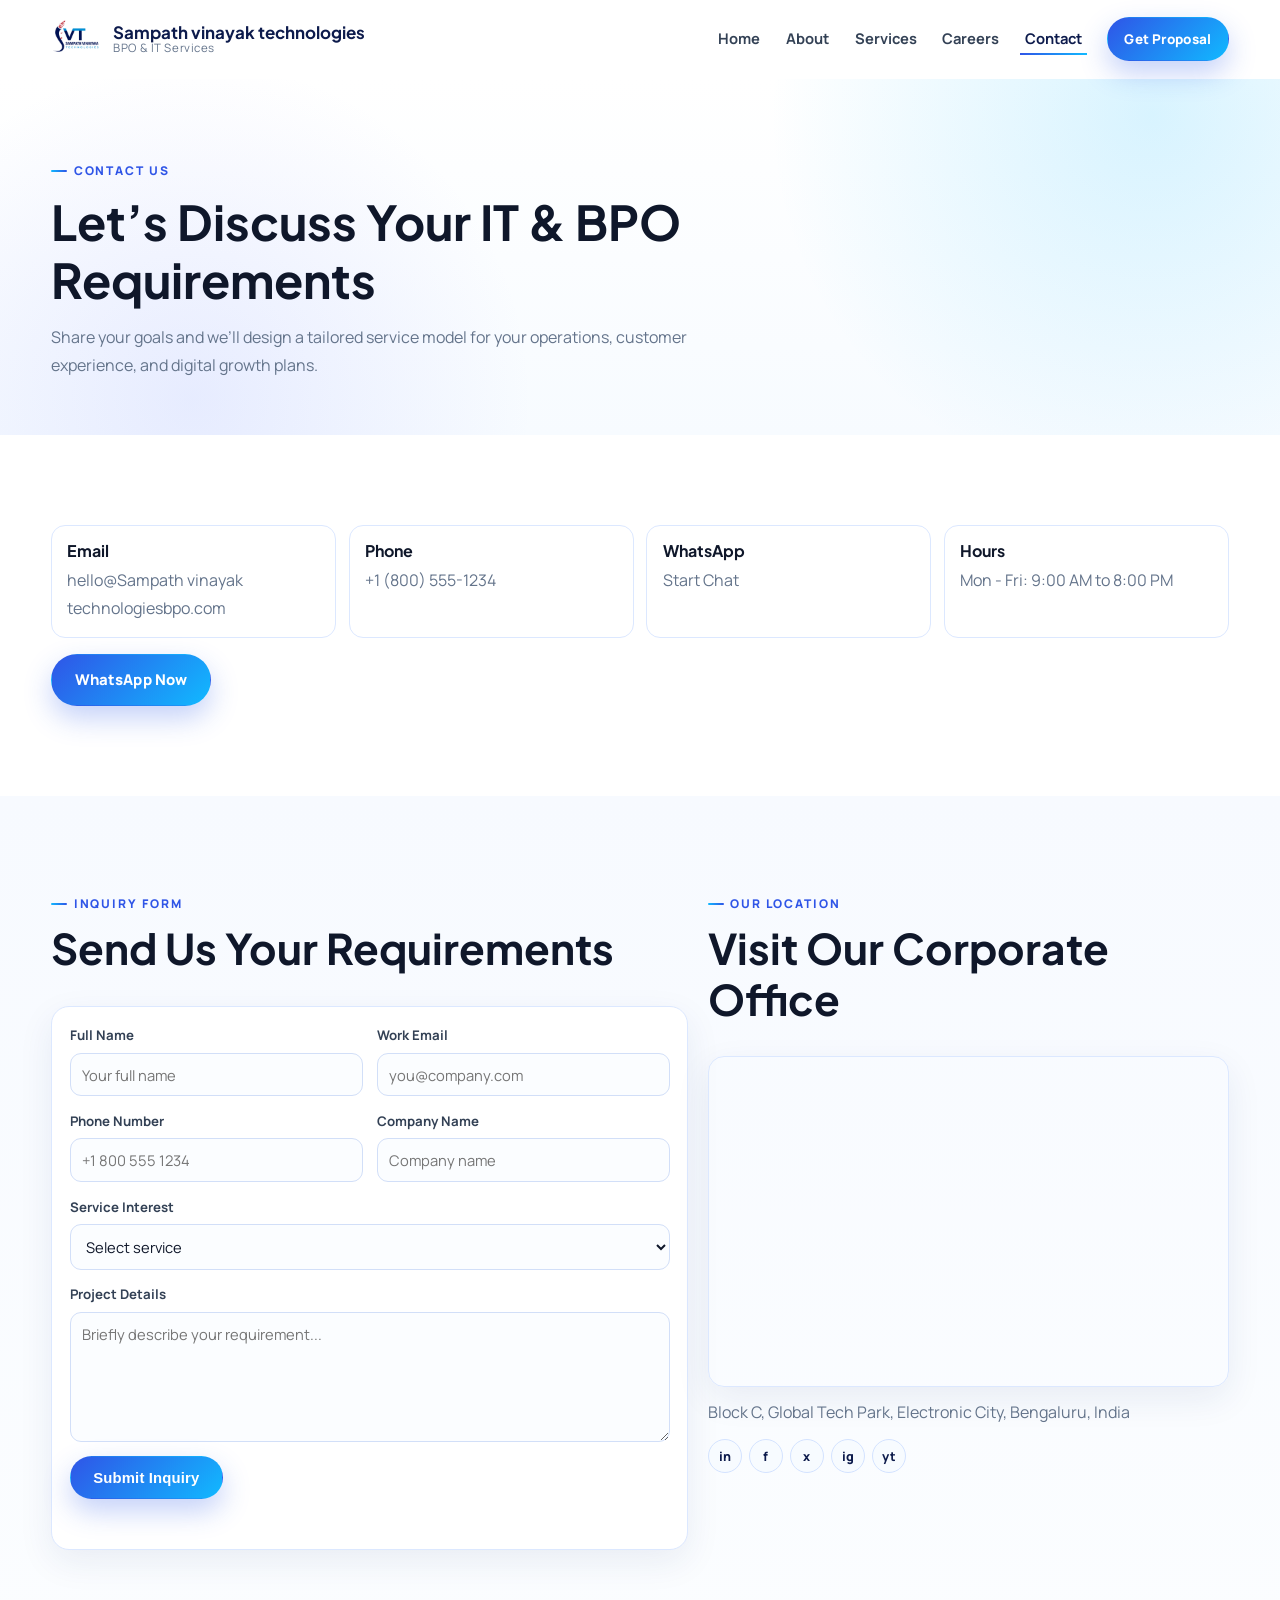
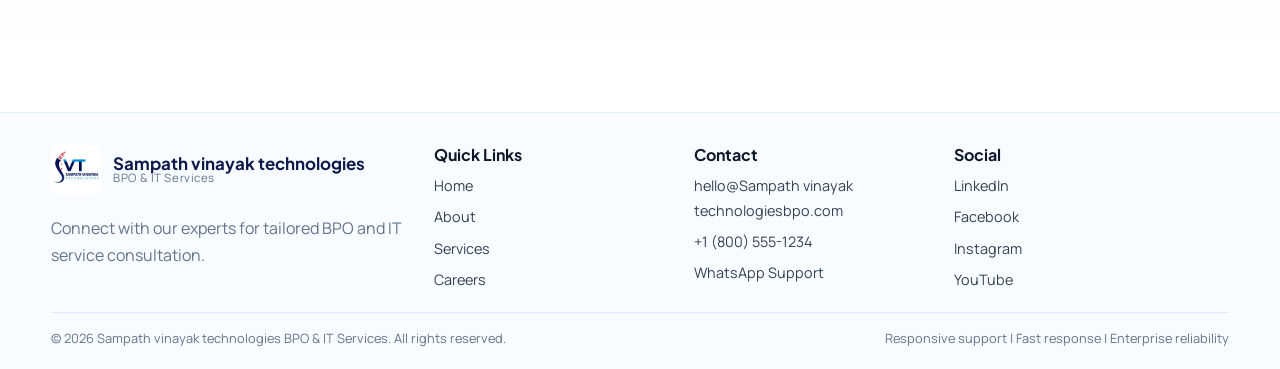
<file: contact.html>
<!DOCTYPE html>
<html lang="en">
  <head>
    <meta charset="UTF-8" />
    <meta name="viewport" content="width=device-width, initial-scale=1.0" />
    <meta
      name="description"
      content="Contact Sampath vinayak technologies for BPO and IT service inquiries. Reach us by phone, email, WhatsApp, or form."
    />
    <title>Contact Us | Sampath vinayak technologies BPO & IT Services</title>
    <link rel="preconnect" href="https://fonts.googleapis.com" />
    <link rel="preconnect" href="https://fonts.gstatic.com" crossorigin />
    <link
      href="https://fonts.googleapis.com/css2?family=Manrope:wght@400;500;600;700;800&family=Plus+Jakarta+Sans:wght@600;700;800&display=swap"
      rel="stylesheet"
    />
    <link rel="stylesheet" href="css/styles.css" />
    <script src="js/main.js" defer></script>
  </head>
  <body>
    <a class="skip-link" href="#main-content">Skip to main content</a>

    <header class="site-header">
      <div class="container nav-wrap">
        <a class="brand" href="index.html" aria-label="Sampath vinayak technologies home page">
          <img src="images/logo.png" alt="Sampath Vinayak Technologies Logo" class="brand-logo">
          <span class="brand-name"><strong>Sampath vinayak technologies</strong><span>BPO & IT Services</span></span>
        </a>
        <button class="nav-toggle" aria-label="Open navigation menu" aria-controls="primary-nav" aria-expanded="false">
          <span class="nav-icon"><span></span><span></span><span></span></span>
        </button>
        <nav id="primary-nav" class="primary-nav" aria-label="Main navigation">
          <ul class="nav-list">
            <li><a class="nav-link" href="index.html">Home</a></li>
            <li><a class="nav-link" href="about.html">About</a></li>
            <li><a class="nav-link" href="services.html">Services</a></li>
            <li><a class="nav-link" href="careers.html">Careers</a></li>
            <li><a class="nav-link active" href="contact.html" aria-current="page">Contact</a></li>
          </ul>
          <a class="btn btn-small btn-primary" href="contact.html">Get Proposal</a>
        </nav>
      </div>
    </header>

    <main id="main-content">
      <section class="inner-hero">
        <div class="container reveal">
          <span class="eyebrow">Contact Us</span>
          <h1>Let’s Discuss Your IT & BPO Requirements</h1>
          <p>
            Share your goals and we’ll design a tailored service model for your operations, customer experience, and
            digital growth plans.
          </p>
        </div>
      </section>

      <section class="section">
        <div class="container">
          <div class="contact-grid">
            <article class="contact-card reveal">
              <h3>Email</h3>
              <p><a href="mailto:hello@Sampath vinayak technologiesbpo.com">hello@Sampath vinayak technologiesbpo.com</a></p>
            </article>
            <article class="contact-card reveal">
              <h3>Phone</h3>
              <p><a href="tel:+18005551234">+1 (800) 555-1234</a></p>
            </article>
            <article class="contact-card reveal">
              <h3>WhatsApp</h3>
              <p><a href="https://wa.me/18005551234">Start Chat</a></p>
            </article>
            <article class="contact-card reveal">
              <h3>Hours</h3>
              <p>Mon - Fri: 9:00 AM to 8:00 PM</p>
            </article>
          </div>
          <div class="btn-row reveal" style="margin-top: 1rem;">
            <a class="btn btn-primary" href="https://wa.me/18005551234">WhatsApp Now</a>
          </div>
        </div>
      </section>

      <section class="section alt">
        <div class="container split">
          <div class="reveal">
            <div class="section-head">
              <span class="eyebrow">Inquiry Form</span>
              <h2>Send Us Your Requirements</h2>
            </div>
            <form class="form-shell js-validate-form" novalidate>
              <div class="form-grid">
                <div class="form-field">
                  <label for="contact-name">Full Name</label>
                  <input id="contact-name" type="text" data-required data-label="Full name" placeholder="Your full name" />
                </div>
                <div class="form-field">
                  <label for="contact-email">Work Email</label>
                  <input id="contact-email" type="email" data-required data-label="Work email" placeholder="you@company.com" />
                </div>
                <div class="form-field">
                  <label for="contact-phone">Phone Number</label>
                  <input id="contact-phone" type="tel" data-required data-label="Phone number" placeholder="+1 800 555 1234" />
                </div>
                <div class="form-field">
                  <label for="contact-company">Company Name</label>
                  <input id="contact-company" type="text" data-required data-label="Company name" placeholder="Company name" />
                </div>
                <div class="form-field full">
                  <label for="contact-service">Service Interest</label>
                  <select id="contact-service" data-required data-label="Service interest">
                    <option value="">Select service</option>
                    <option>Customer Support</option>
                    <option>Technical Support</option>
                    <option>Call Center Services</option>
                    <option>Data Entry</option>
                    <option>Web Development</option>
                    <option>App Development</option>
                    <option>Cloud Solutions</option>
                    <option>Digital Marketing</option>
                    <option>IT Consulting</option>
                  </select>
                </div>
                <div class="form-field full">
                  <label for="contact-message">Project Details</label>
                  <textarea id="contact-message" data-required data-label="Project details" placeholder="Briefly describe your requirement..."></textarea>
                </div>
              </div>
              <div class="btn-row" style="margin-top: 0.9rem;">
                <button class="btn btn-primary" type="submit">Submit Inquiry</button>
              </div>
              <p class="form-feedback" role="status" aria-live="polite"></p>
            </form>
          </div>

          <div class="reveal">
            <div class="section-head">
              <span class="eyebrow">Our Location</span>
              <h2>Visit Our Corporate Office</h2>
            </div>
            <div class="map-frame">
              <iframe
                loading="lazy"
                title="Sampath vinayak technologies office location map"
                src="https://www.google.com/maps?q=Electronic+City,+Bengaluru&output=embed"
              ></iframe>
            </div>
            <p style="margin-top: 0.8rem;">Block C, Global Tech Park, Electronic City, Bengaluru, India</p>
            <div class="social-list" style="margin-top: 0.8rem;">
              <a class="social-link" href="#" aria-label="LinkedIn">in</a>
              <a class="social-link" href="#" aria-label="Facebook">f</a>
              <a class="social-link" href="#" aria-label="X">x</a>
              <a class="social-link" href="#" aria-label="Instagram">ig</a>
              <a class="social-link" href="#" aria-label="YouTube">yt</a>
            </div>
          </div>
        </div>
      </section>
    </main>

    <footer class="site-footer">
      <div class="container footer-grid">
        <div class="footer-col">
          <a class="brand" href="index.html">
            <img src="images/logo.png" alt="Sampath Vinayak Technologies Logo" class="brand-logo">
            <span class="brand-name"><strong>Sampath vinayak technologies</strong><span>BPO & IT Services</span></span>
          </a>
          <p style="margin-top: 0.75rem;">Connect with our experts for tailored BPO and IT service consultation.</p>
        </div>
        <div class="footer-col">
          <h3>Quick Links</h3>
          <div class="footer-links">
            <a href="index.html">Home</a>
            <a href="about.html">About</a>
            <a href="services.html">Services</a>
            <a href="careers.html">Careers</a>
          </div>
        </div>
        <div class="footer-col">
          <h3>Contact</h3>
          <div class="footer-links">
            <a href="mailto:hello@Sampath vinayak technologiesbpo.com">hello@Sampath vinayak technologiesbpo.com</a>
            <a href="tel:+18005551234">+1 (800) 555-1234</a>
            <a href="https://wa.me/18005551234">WhatsApp Support</a>
          </div>
        </div>
        <div class="footer-col">
          <h3>Social</h3>
          <div class="footer-links">
            <a href="#">LinkedIn</a>
            <a href="#">Facebook</a>
            <a href="#">Instagram</a>
            <a href="#">YouTube</a>
          </div>
        </div>
      </div>
      <div class="container footer-bottom">
        <p>&copy; <span class="current-year"></span> Sampath vinayak technologies BPO & IT Services. All rights reserved.</p>
        <p>Responsive support | Fast response | Enterprise reliability</p>
      </div>
    </footer>

    <button class="back-to-top" type="button" aria-label="Back to top">↑</button>
  </body>
</html>
</file>
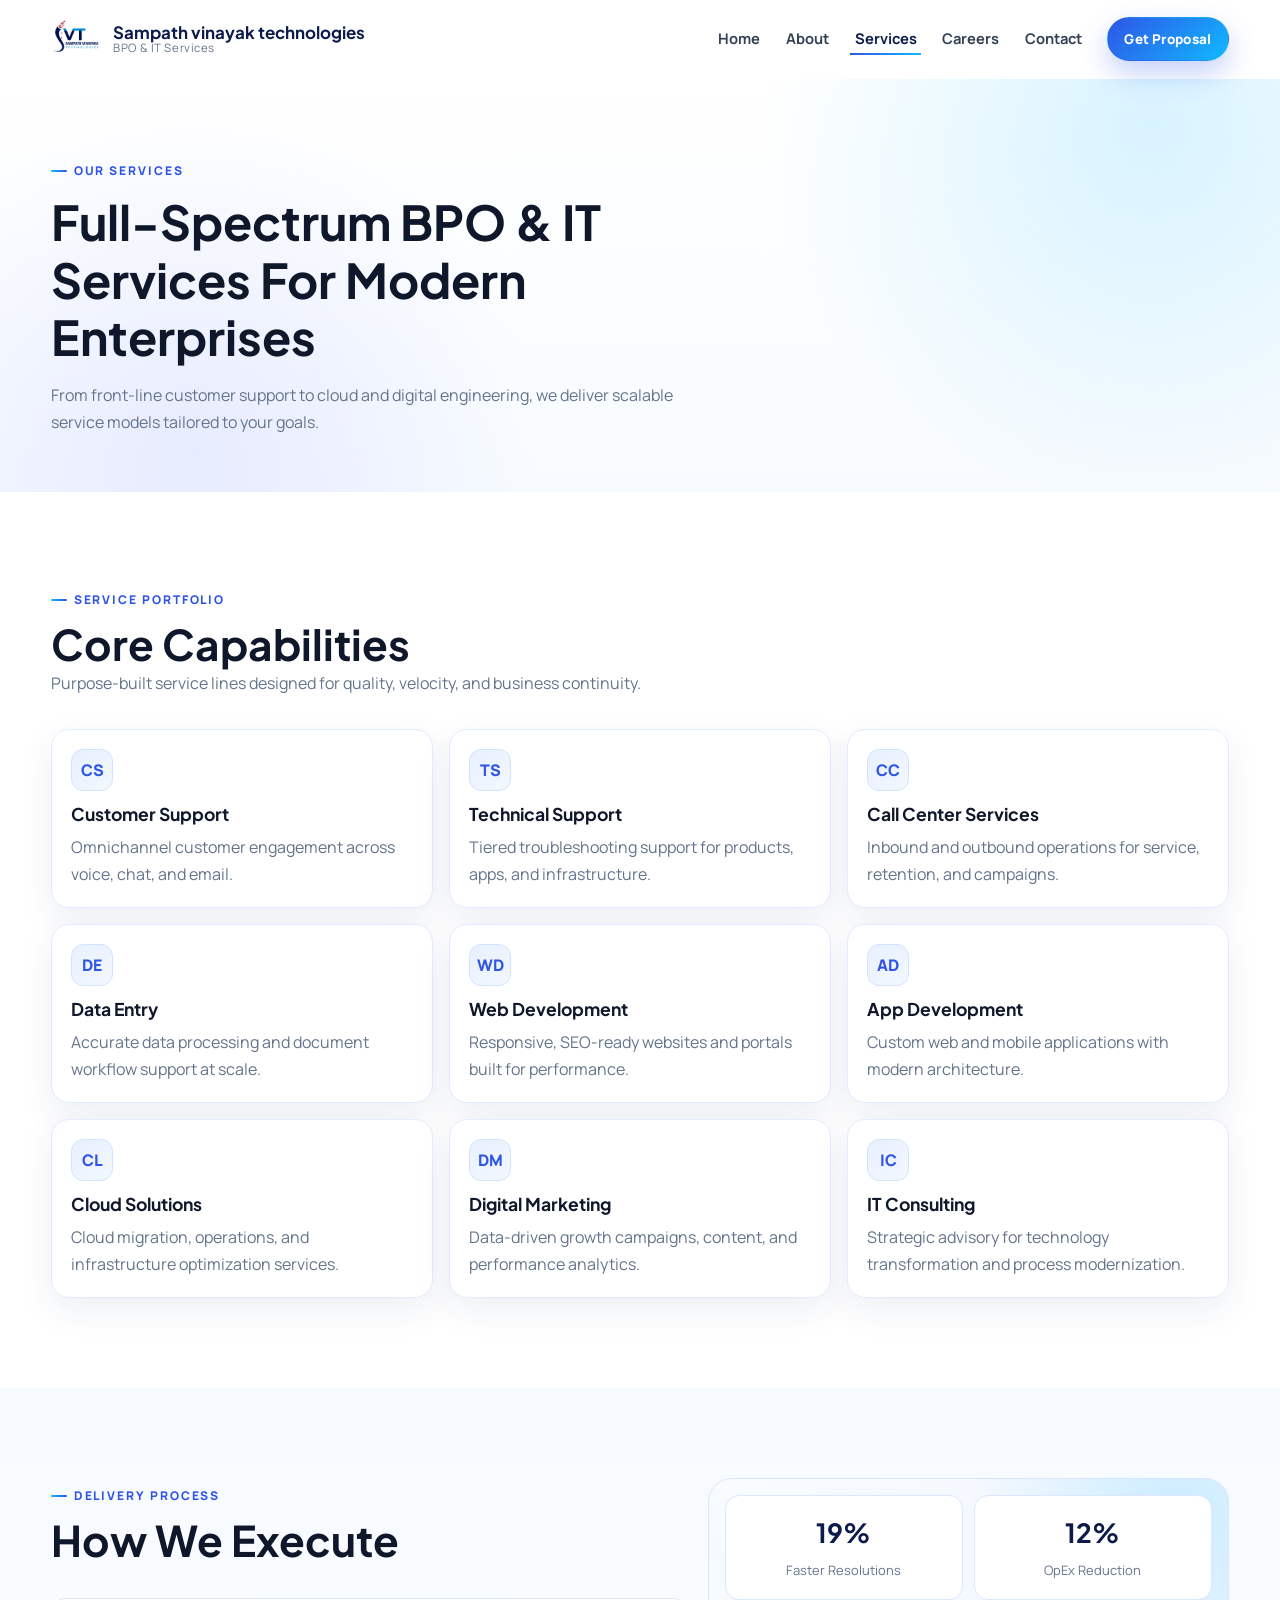
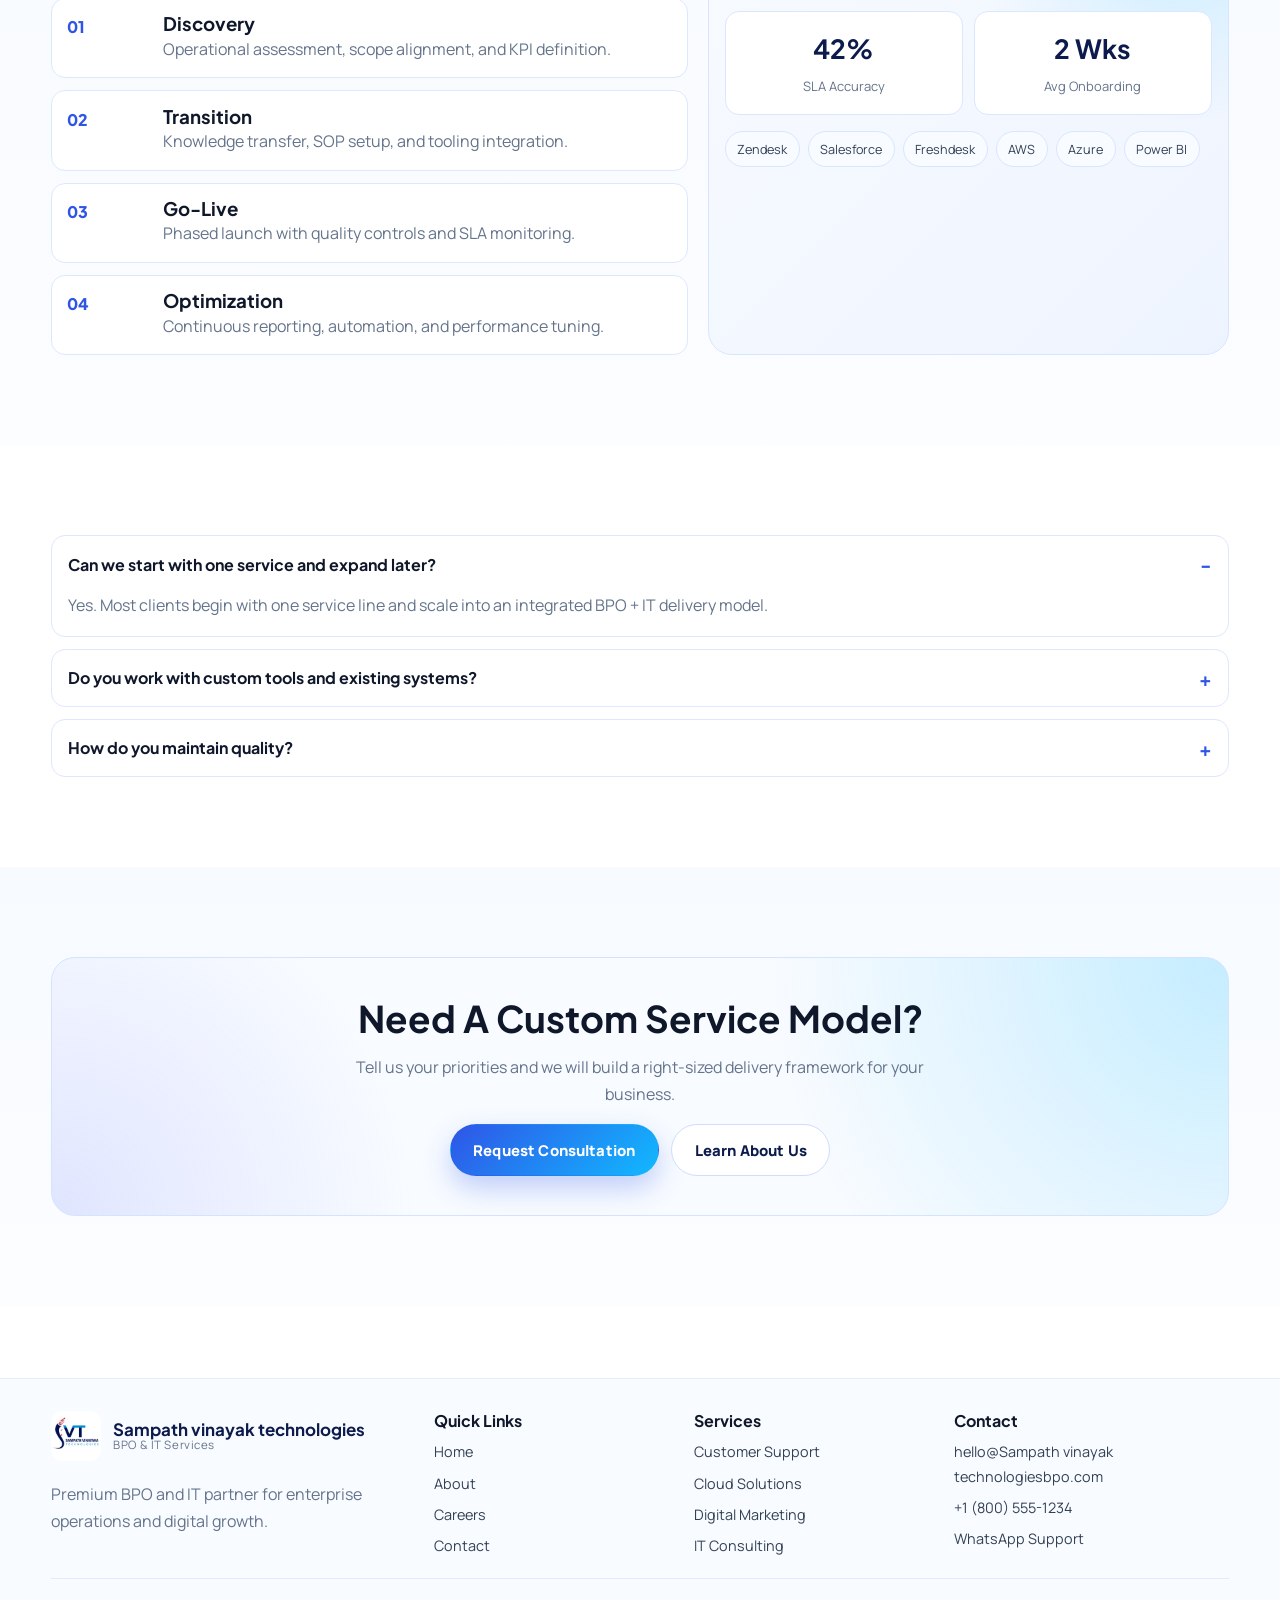
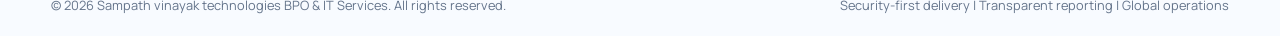
<file: services.html>
<!DOCTYPE html>
<html lang="en">
  <head>
    <meta charset="UTF-8" />
    <meta name="viewport" content="width=device-width, initial-scale=1.0" />
    <meta
      name="description"
      content="Explore premium BPO and IT services from Sampath vinayak technologies including customer support, cloud, development, and consulting."
    />
    <title>Services | Sampath vinayak technologies BPO & IT Services</title>
    <link rel="preconnect" href="https://fonts.googleapis.com" />
    <link rel="preconnect" href="https://fonts.gstatic.com" crossorigin />
    <link
      href="https://fonts.googleapis.com/css2?family=Manrope:wght@400;500;600;700;800&family=Plus+Jakarta+Sans:wght@600;700;800&display=swap"
      rel="stylesheet"
    />
    <link rel="stylesheet" href="css/styles.css" />
    <script src="js/main.js" defer></script>
  </head>
  <body>
    <a class="skip-link" href="#main-content">Skip to main content</a>

    <header class="site-header">
      <div class="container nav-wrap">
        <a class="brand" href="index.html" aria-label="Sampath vinayak technologies home page">
          <img src="images/logo.png" alt="Sampath Vinayak Technologies Logo" class="brand-logo">
          <span class="brand-name"><strong>Sampath vinayak technologies</strong><span>BPO & IT Services</span></span>
        </a>
        <button class="nav-toggle" aria-label="Open navigation menu" aria-controls="primary-nav" aria-expanded="false">
          <span class="nav-icon"><span></span><span></span><span></span></span>
        </button>
        <nav id="primary-nav" class="primary-nav" aria-label="Main navigation">
          <ul class="nav-list">
            <li><a class="nav-link" href="index.html">Home</a></li>
            <li><a class="nav-link" href="about.html">About</a></li>
            <li><a class="nav-link active" href="services.html" aria-current="page">Services</a></li>
            <li><a class="nav-link" href="careers.html">Careers</a></li>
            <li><a class="nav-link" href="contact.html">Contact</a></li>
          </ul>
          <a class="btn btn-small btn-primary" href="contact.html">Get Proposal</a>
        </nav>
      </div>
    </header>

    <main id="main-content">
      <section class="inner-hero">
        <div class="container reveal">
          <span class="eyebrow">Our Services</span>
          <h1>Full-Spectrum BPO & IT Services For Modern Enterprises</h1>
          <p>
            From front-line customer support to cloud and digital engineering, we deliver scalable service models
            tailored to your goals.
          </p>
        </div>
      </section>

      <section class="section">
        <div class="container">
          <div class="section-head reveal">
            <span class="eyebrow">Service Portfolio</span>
            <h2>Core Capabilities</h2>
            <p>Purpose-built service lines designed for quality, velocity, and business continuity.</p>
          </div>

          <!-- Required services cards -->
          <div class="grid grid-3">
            <article class="card reveal"><div class="service-icon">CS</div><h3>Customer Support</h3><p>Omnichannel customer engagement across voice, chat, and email.</p></article>
            <article class="card reveal"><div class="service-icon">TS</div><h3>Technical Support</h3><p>Tiered troubleshooting support for products, apps, and infrastructure.</p></article>
            <article class="card reveal"><div class="service-icon">CC</div><h3>Call Center Services</h3><p>Inbound and outbound operations for service, retention, and campaigns.</p></article>
            <article class="card reveal"><div class="service-icon">DE</div><h3>Data Entry</h3><p>Accurate data processing and document workflow support at scale.</p></article>
            <article class="card reveal"><div class="service-icon">WD</div><h3>Web Development</h3><p>Responsive, SEO-ready websites and portals built for performance.</p></article>
            <article class="card reveal"><div class="service-icon">AD</div><h3>App Development</h3><p>Custom web and mobile applications with modern architecture.</p></article>
            <article class="card reveal"><div class="service-icon">CL</div><h3>Cloud Solutions</h3><p>Cloud migration, operations, and infrastructure optimization services.</p></article>
            <article class="card reveal"><div class="service-icon">DM</div><h3>Digital Marketing</h3><p>Data-driven growth campaigns, content, and performance analytics.</p></article>
            <article class="card reveal"><div class="service-icon">IC</div><h3>IT Consulting</h3><p>Strategic advisory for technology transformation and process modernization.</p></article>
          </div>
        </div>
      </section>

      <section class="section alt">
        <div class="container split">
          <div class="reveal">
            <div class="section-head">
              <span class="eyebrow">Delivery Process</span>
              <h2>How We Execute</h2>
            </div>
            <div class="timeline">
              <article class="timeline-item">
                <div class="timeline-year">01</div>
                <div><h3>Discovery</h3><p>Operational assessment, scope alignment, and KPI definition.</p></div>
              </article>
              <article class="timeline-item">
                <div class="timeline-year">02</div>
                <div><h3>Transition</h3><p>Knowledge transfer, SOP setup, and tooling integration.</p></div>
              </article>
              <article class="timeline-item">
                <div class="timeline-year">03</div>
                <div><h3>Go-Live</h3><p>Phased launch with quality controls and SLA monitoring.</p></div>
              </article>
              <article class="timeline-item">
                <div class="timeline-year">04</div>
                <div><h3>Optimization</h3><p>Continuous reporting, automation, and performance tuning.</p></div>
              </article>
            </div>
          </div>
          <div class="stats-wrap reveal">
            <div class="stat-grid">
              <article class="stat-box"><strong data-counter data-target="45" data-suffix="%">0</strong><span>Faster Resolutions</span></article>
              <article class="stat-box"><strong data-counter data-target="30" data-suffix="%">0</strong><span>OpEx Reduction</span></article>
              <article class="stat-box"><strong data-counter data-target="99" data-suffix="%">0</strong><span>SLA Accuracy</span></article>
              <article class="stat-box"><strong data-counter data-target="6" data-suffix=" Wks">0</strong><span>Avg Onboarding</span></article>
            </div>
            <div class="pill-row">
              <span class="pill">Zendesk</span>
              <span class="pill">Salesforce</span>
              <span class="pill">Freshdesk</span>
              <span class="pill">AWS</span>
              <span class="pill">Azure</span>
              <span class="pill">Power BI</span>
            </div>
          </div>
        </div>
      </section>

      <section class="section">
        <div class="container">
          <div class="faq-list reveal">
            <article class="faq-item open">
              <button class="faq-question" type="button">Can we start with one service and expand later?</button>
              <div class="faq-answer">
                <p>Yes. Most clients begin with one service line and scale into an integrated BPO + IT delivery model.</p>
              </div>
            </article>
            <article class="faq-item">
              <button class="faq-question" type="button">Do you work with custom tools and existing systems?</button>
              <div class="faq-answer">
                <p>Absolutely. We align workflows with your CRM, support platforms, analytics, and cloud environments.</p>
              </div>
            </article>
            <article class="faq-item">
              <button class="faq-question" type="button">How do you maintain quality?</button>
              <div class="faq-answer">
                <p>Through QA scorecards, call audits, SOP governance, and recurring business review mechanisms.</p>
              </div>
            </article>
          </div>
        </div>
      </section>

      <section class="section alt">
        <div class="container">
          <div class="cta-banner reveal">
            <h2>Need A Custom Service Model?</h2>
            <p>Tell us your priorities and we will build a right-sized delivery framework for your business.</p>
            <div class="btn-row" style="justify-content: center; margin-top: 1rem;">
              <a class="btn btn-primary" href="contact.html">Request Consultation</a>
              <a class="btn btn-outline" href="about.html">Learn About Us</a>
            </div>
          </div>
        </div>
      </section>
    </main>

    <footer class="site-footer">
      <div class="container footer-grid">
        <div class="footer-col">
          <a class="brand" href="index.html">
            <img src="images/logo.png" alt="Sampath Vinayak Technologies Logo" class="brand-logo">
            <span class="brand-name"><strong>Sampath vinayak technologies</strong><span>BPO & IT Services</span></span>
          </a>
          <p style="margin-top: 0.75rem;">Premium BPO and IT partner for enterprise operations and digital growth.</p>
        </div>
        <div class="footer-col">
          <h3>Quick Links</h3>
          <div class="footer-links">
            <a href="index.html">Home</a>
            <a href="about.html">About</a>
            <a href="careers.html">Careers</a>
            <a href="contact.html">Contact</a>
          </div>
        </div>
        <div class="footer-col">
          <h3>Services</h3>
          <div class="footer-links">
            <a href="services.html">Customer Support</a>
            <a href="services.html">Cloud Solutions</a>
            <a href="services.html">Digital Marketing</a>
            <a href="services.html">IT Consulting</a>
          </div>
        </div>
        <div class="footer-col">
          <h3>Contact</h3>
          <div class="footer-links">
            <a href="mailto:hello@Sampath vinayak technologiesbpo.com">hello@Sampath vinayak technologiesbpo.com</a>
            <a href="tel:+18005551234">+1 (800) 555-1234</a>
            <a href="https://wa.me/18005551234">WhatsApp Support</a>
          </div>
        </div>
      </div>
      <div class="container footer-bottom">
        <p>&copy; <span class="current-year"></span> Sampath vinayak technologies BPO & IT Services. All rights reserved.</p>
        <p>Security-first delivery | Transparent reporting | Global operations</p>
      </div>
    </footer>

    <button class="back-to-top" type="button" aria-label="Back to top">↑</button>
  </body>
</html>
</file>
<file: css/styles.css>
/* =========================================================
   Nexora Corporate Design System
   White premium SaaS-style UI for multi-page BPO/IT site.
========================================================= */

:root {
  --white: #ffffff;
  --navy-900: #0d1b4c;
  --navy-800: #152d71;
  --royal: #2f55e7;
  --cyan: #11b9ff;
  --sky: #67c8ff;
  --purple-soft: #7e8cff;
  --text-900: #0f172a;
  --text-700: #334155;
  --text-500: #64748b;
  --line: #dbe7ff;
  --surface: #f7faff;
  --surface-2: #eef4ff;
  --success: #0ea96f;
  --danger: #d14356;
  --radius-xl: 24px;
  --radius-lg: 18px;
  --radius-md: 14px;
  --radius-sm: 10px;
  --shadow-soft: 0 12px 35px rgba(24, 46, 109, 0.08);
  --shadow-card: 0 16px 40px rgba(18, 45, 130, 0.1);
  --shadow-hover: 0 18px 45px rgba(15, 47, 140, 0.17);
}

*,
*::before,
*::after {
  box-sizing: border-box;
}

html {
  scroll-behavior: smooth;
}

body {
  margin: 0;
  font-family: "Manrope", "Segoe UI", sans-serif;
  color: var(--text-700);
  background: var(--white);
  line-height: 1.7;
  overflow-x: hidden;
}

.brand-logo{
    width:50px;
    height:50px;
    object-fit:contain;
    border-radius:10px; /* optional */
}

body.nav-open {
  overflow: hidden;
}

a {
  color: inherit;
  text-decoration: none;
}

img {
  display: block;
  max-width: 100%;
}

h1,
h2,
h3,
h4 {
  margin: 0;
  line-height: 1.2;
  color: var(--text-900);
  font-family: "Plus Jakarta Sans", "Sora", "Segoe UI", sans-serif;
}

p {
  margin: 0;
  color: var(--text-500);
}

ul {
  margin: 0;
  padding: 0;
  list-style: none;
}

.skip-link {
  position: absolute;
  left: -9999px;
  top: 0;
  z-index: 5000;
}

.skip-link:focus {
  left: 1rem;
  top: 1rem;
  background: var(--white);
  border: 1px solid var(--royal);
  border-radius: 8px;
  color: var(--navy-900);
  padding: 0.65rem 0.9rem;
}

.container {
  width: min(1180px, 92vw);
  margin: 0 auto;
}

.section {
  padding: 90px 0;
}

.section.alt {
  background: linear-gradient(180deg, #f7faff 0%, #fbfdff 100%);
}

.section-head {
  max-width: 760px;
  margin-bottom: 2rem;
}

.section-head h2 {
  margin-top: 0.55rem;
  font-size: clamp(1.8rem, 3.3vw, 2.7rem);
}

.eyebrow {
  display: inline-flex;
  align-items: center;
  gap: 0.4rem;
  text-transform: uppercase;
  letter-spacing: 0.16em;
  font-size: 0.75rem;
  font-weight: 800;
  color: var(--royal);
}

.eyebrow::before {
  content: "";
  width: 16px;
  height: 2px;
  border-radius: 4px;
  background: linear-gradient(90deg, var(--cyan), var(--royal));
}

/* =========================
   Header + Navigation
========================= */
.site-header {
  position: sticky;
  top: 0;
  z-index: 1200;
  background: transparent;
  border-bottom: 1px solid transparent;
  transition: background 0.3s ease, border-color 0.3s ease, box-shadow 0.3s ease;
}

.site-header.scrolled {
  background: rgba(255, 255, 255, 0.9);
  backdrop-filter: blur(10px);
  border-color: #e8efff;
  box-shadow: 0 6px 28px rgba(18, 47, 130, 0.08);
}

.nav-wrap {
  min-height: 78px;
  display: flex;
  align-items: center;
  justify-content: space-between;
  gap: 1.1rem;
  position: relative;
}

.brand {
  display: inline-flex;
  align-items: center;
  gap: 0.75rem;
}

.brand-mark {
  width: 42px;
  height: 42px;
  border-radius: 12px;
  background: linear-gradient(145deg, var(--royal), var(--cyan));
  color: var(--white);
  display: grid;
  place-items: center;
  font-weight: 800;
  font-family: "Plus Jakarta Sans", "Sora", sans-serif;
}

.brand-name {
  display: inline-flex;
  flex-direction: column;
  line-height: 1.05;
}

.brand-name strong {
  color: var(--navy-900);
  font-size: 1.06rem;
  font-family: "Plus Jakarta Sans", "Sora", sans-serif;
}

.brand-name span {
  font-size: 0.72rem;
  letter-spacing: 0.05em;
  color: var(--text-500);
}

.primary-nav {
  display: flex;
  align-items: center;
  gap: 1.25rem;
}

.nav-list {
  display: flex;
  align-items: center;
  gap: 1rem;
}

.nav-link {
  padding: 0.32rem 0.3rem;
  font-size: 0.92rem;
  font-weight: 700;
  color: var(--text-700);
  position: relative;
}

.nav-link::after {
  content: "";
  position: absolute;
  left: 0;
  bottom: -1px;
  width: 100%;
  height: 2px;
  transform: scaleX(0);
  transform-origin: center;
  background: linear-gradient(90deg, var(--royal), var(--cyan));
  transition: transform 0.22s ease;
}

.nav-link:hover,
.nav-link.active {
  color: var(--navy-900);
}

.nav-link:hover::after,
.nav-link.active::after,
.nav-link:focus-visible::after {
  transform: scaleX(1);
}

.nav-toggle {
  display: none;
  width: 44px;
  height: 44px;
  border-radius: 11px;
  border: 1px solid #d4e2ff;
  background: var(--white);
  box-shadow: var(--shadow-soft);
  cursor: pointer;
  place-items: center;
}

.nav-icon {
  width: 18px;
  height: 14px;
  position: relative;
}

.nav-icon span {
  position: absolute;
  left: 0;
  width: 100%;
  height: 2px;
  border-radius: 100px;
  background: var(--navy-900);
  transition: transform 0.24s ease, opacity 0.24s ease;
}

.nav-icon span:nth-child(1) {
  top: 0;
}

.nav-icon span:nth-child(2) {
  top: 6px;
}

.nav-icon span:nth-child(3) {
  top: 12px;
}

.nav-toggle[aria-expanded="true"] .nav-icon span:nth-child(1) {
  transform: translateY(6px) rotate(45deg);
}

.nav-toggle[aria-expanded="true"] .nav-icon span:nth-child(2) {
  opacity: 0;
}

.nav-toggle[aria-expanded="true"] .nav-icon span:nth-child(3) {
  transform: translateY(-6px) rotate(-45deg);
}

/* =========================
   Buttons
========================= */
.btn {
  display: inline-flex;
  align-items: center;
  justify-content: center;
  gap: 0.45rem;
  border-radius: 999px;
  padding: 0.78rem 1.4rem;
  font-size: 0.93rem;
  font-weight: 800;
  letter-spacing: 0.01em;
  border: 1px solid transparent;
  transition: transform 0.22s ease, box-shadow 0.22s ease, background 0.22s ease;
}

.btn:hover,
.btn:focus-visible {
  transform: translateY(-2px);
}

.btn-primary {
  color: var(--white);
  background: linear-gradient(135deg, var(--royal), var(--cyan));
  box-shadow: 0 12px 28px rgba(44, 90, 233, 0.28);
}

.btn-primary:hover,
.btn-primary:focus-visible {
  box-shadow: 0 16px 34px rgba(44, 90, 233, 0.35);
}

.btn-outline {
  border-color: #cfddff;
  color: var(--navy-900);
  background: var(--white);
}

.btn-outline:hover,
.btn-outline:focus-visible {
  border-color: var(--royal);
  background: #f6f9ff;
}

.btn-small {
  padding: 0.62rem 1.05rem;
  font-size: 0.84rem;
}

.btn-row {
  display: flex;
  flex-wrap: wrap;
  gap: 0.8rem;
}

/* =========================
   Hero
========================= */
.hero {
  position: relative;
  padding: 32px 0 86px;
  background:
    radial-gradient(circle at 88% 18%, rgba(17, 185, 255, 0.14), transparent 33%),
    radial-gradient(circle at 12% 85%, rgba(126, 140, 255, 0.12), transparent 26%),
    linear-gradient(180deg, #ffffff 0%, #f8fbff 100%);
}

.hero-grid {
  display: grid;
  grid-template-columns: 1.06fr 0.94fr;
  gap: 2rem;
  align-items: center;
}

.hero-copy h1 {
  margin-top: 0.8rem;
  font-size: clamp(2rem, 5vw, 3.8rem);
  max-width: 16ch;
}

.hero-copy p {
  margin-top: 1.1rem;
  max-width: 58ch;
  font-size: 1.03rem;
}

.hero-tags {
  margin-top: 1.5rem;
  display: flex;
  gap: 0.55rem;
  flex-wrap: wrap;
}

.hero-tag {
  border-radius: 999px;
  border: 1px solid #d4e4ff;
  background: var(--white);
  padding: 0.45rem 0.74rem;
  font-size: 0.78rem;
  color: var(--text-700);
}

.hero-card {
  border: 1px solid #d9e6ff;
  border-radius: var(--radius-xl);
  padding: 1rem;
  background: rgba(255, 255, 255, 0.66);
  backdrop-filter: blur(8px);
  box-shadow: var(--shadow-card);
}

.hero-card img {
  border-radius: 16px;
}

.hero-kpis {
  margin-top: 0.9rem;
  display: grid;
  grid-template-columns: repeat(3, minmax(0, 1fr));
  gap: 0.65rem;
}

.hero-kpi {
  border: 1px solid #e0eaff;
  border-radius: 12px;
  background: #f9fbff;
  padding: 0.72rem;
  text-align: center;
}

.hero-kpi strong {
  display: block;
  color: var(--navy-900);
  font-size: 1.22rem;
  font-family: "Plus Jakarta Sans", "Sora", sans-serif;
}

.hero-kpi span {
  font-size: 0.76rem;
  color: var(--text-500);
}

/* =========================
   Utility card system
========================= */
.grid {
  display: grid;
  gap: 1rem;
}

.grid-2 {
  grid-template-columns: repeat(2, minmax(0, 1fr));
}

.grid-3 {
  grid-template-columns: repeat(3, minmax(0, 1fr));
}

.grid-4 {
  grid-template-columns: repeat(4, minmax(0, 1fr));
}

.card {
  background: var(--white);
  border: 1px solid #e2ebff;
  border-radius: var(--radius-lg);
  padding: 1.2rem;
  box-shadow: var(--shadow-soft);
  transition: transform 0.25s ease, box-shadow 0.25s ease, border-color 0.25s ease;
}

.card:hover {
  transform: translateY(-4px);
  border-color: #c8daff;
  box-shadow: var(--shadow-hover);
}

.card h3 {
  font-size: 1.1rem;
  margin-bottom: 0.52rem;
}

.card-link {
  margin-top: 0.8rem;
  display: inline-block;
  color: var(--royal);
  font-weight: 700;
  font-size: 0.9rem;
}

.service-icon {
  width: 42px;
  height: 42px;
  border-radius: 12px;
  display: grid;
  place-items: center;
  margin-bottom: 0.8rem;
  background: linear-gradient(145deg, #e8f0ff, #f3f8ff);
  border: 1px solid #d2e3ff;
  color: var(--royal);
  font-weight: 800;
}

/* =========================
   Trusted logos slider
========================= */
.logo-marquee {
  overflow: hidden;
  border-top: 1px solid #e8efff;
  border-bottom: 1px solid #e8efff;
  background: #fbfdff;
  padding: 1rem 0;
  mask-image: linear-gradient(to right, transparent, #000 12%, #000 88%, transparent);
}

.logo-track {
  width: max-content;
  display: flex;
  gap: 0.7rem;
  animation: logo-slide 26s linear infinite;
}

.logo-pill {
  border: 1px solid #dbe7ff;
  border-radius: 999px;
  background: var(--white);
  color: var(--text-700);
  padding: 0.54rem 1rem;
  font-size: 0.85rem;
  white-space: nowrap;
  font-weight: 600;
}

@keyframes logo-slide {
  from {
    transform: translateX(0);
  }
  to {
    transform: translateX(-50%);
  }
}

/* =========================
   Why choose us + stats
========================= */
.split {
  display: grid;
  grid-template-columns: 1.1fr 0.9fr;
  gap: 1.2rem;
}

.feature-list {
  display: grid;
  gap: 0.72rem;
  margin-top: 1.3rem;
}

.feature-list li {
  border: 1px solid #dce8ff;
  border-radius: 13px;
  background: #f8fbff;
  padding: 0.75rem 0.82rem;
  color: var(--text-700);
  position: relative;
  padding-left: 2.1rem;
}

.feature-list li::before {
  content: "✓";
  position: absolute;
  left: 0.85rem;
  top: 0.74rem;
  color: var(--royal);
  font-weight: 800;
}

.stats-wrap {
  border-radius: var(--radius-xl);
  border: 1px solid #d9e5ff;
  background:
    radial-gradient(circle at 90% 8%, rgba(17, 185, 255, 0.18), transparent 32%),
    linear-gradient(135deg, #f8fbff, #eef4ff);
  padding: 1rem;
}

.stat-grid {
  display: grid;
  grid-template-columns: repeat(2, minmax(0, 1fr));
  gap: 0.7rem;
}

.stat-box {
  border-radius: 14px;
  border: 1px solid #dae7ff;
  background: var(--white);
  text-align: center;
  padding: 0.95rem 0.72rem;
}

.stat-box strong {
  display: block;
  color: var(--navy-900);
  font-size: 1.65rem;
  font-family: "Plus Jakarta Sans", "Sora", sans-serif;
}

.stat-box span {
  color: var(--text-500);
  font-size: 0.81rem;
}

/* =========================
   Testimonial carousel
========================= */
.testimonial-carousel {
  position: relative;
  border: 1px solid #dbe8ff;
  background: linear-gradient(145deg, #ffffff, #f8fbff);
  border-radius: var(--radius-xl);
  box-shadow: var(--shadow-card);
  padding: 1.1rem;
}

.testimonial-slides {
  position: relative;
  min-height: 200px;
}

.testimonial-slide {
  display: none;
  border: 1px solid #e0ebff;
  border-radius: 16px;
  background: var(--white);
  padding: 1.2rem;
}

.testimonial-slide.active {
  display: block;
  animation: fadeUp 0.45s ease;
}

.testimonial-slide p {
  color: var(--text-700);
  font-size: 0.98rem;
}

.testimonial-author {
  margin-top: 0.8rem;
  color: var(--navy-900);
  font-weight: 800;
  font-size: 0.92rem;
}

.carousel-controls {
  margin-top: 0.9rem;
  display: flex;
  justify-content: space-between;
  align-items: center;
}

.carousel-btn {
  width: 38px;
  height: 38px;
  border-radius: 50%;
  border: 1px solid #d7e5ff;
  background: var(--white);
  color: var(--navy-900);
  font-weight: 800;
  cursor: pointer;
}

.carousel-dots {
  display: flex;
  gap: 0.35rem;
}

.carousel-dot {
  width: 9px;
  height: 9px;
  border-radius: 50%;
  border: 0;
  background: #bfd4ff;
  cursor: pointer;
}

.carousel-dot.active {
  width: 22px;
  border-radius: 999px;
  background: linear-gradient(90deg, var(--royal), var(--cyan));
}

/* =========================
   FAQ
========================= */
.faq-list {
  display: grid;
  gap: 0.75rem;
}

.faq-item {
  border: 1px solid #dce8ff;
  border-radius: 14px;
  overflow: hidden;
  background: var(--white);
}

.faq-question {
  width: 100%;
  border: 0;
  background: transparent;
  text-align: left;
  font-family: "Plus Jakarta Sans", "Sora", sans-serif;
  color: var(--text-900);
  font-size: 1rem;
  font-weight: 700;
  padding: 1rem;
  cursor: pointer;
  display: flex;
  align-items: center;
  justify-content: space-between;
}

.faq-question::after {
  content: "+";
  color: var(--royal);
  font-size: 1.2rem;
}

.faq-answer {
  max-height: 0;
  overflow: hidden;
  transition: max-height 0.28s ease;
}

.faq-answer p {
  padding: 0 1rem 1rem;
}

.faq-item.open .faq-question::after {
  content: "-";
}

.faq-item.open .faq-answer {
  max-height: 260px;
}

/* =========================
   CTA banner
========================= */
.cta-banner {
  border: 1px solid #d4e4ff;
  border-radius: var(--radius-xl);
  background:
    radial-gradient(circle at 100% 0%, rgba(17, 185, 255, 0.22), transparent 38%),
    radial-gradient(circle at 0% 100%, rgba(126, 140, 255, 0.2), transparent 30%),
    #f8fbff;
  padding: 2.4rem 1.2rem;
  text-align: center;
}

.cta-banner h2 {
  font-size: clamp(1.5rem, 3.2vw, 2.3rem);
}

.cta-banner p {
  margin: 0.85rem auto 0;
  max-width: 64ch;
}

/* =========================
   Inner hero (other pages)
========================= */
.inner-hero {
  padding: 74px 0 56px;
  background:
    radial-gradient(circle at 90% 10%, rgba(17, 185, 255, 0.16), transparent 32%),
    radial-gradient(circle at 15% 90%, rgba(126, 140, 255, 0.14), transparent 30%),
    linear-gradient(180deg, #ffffff, #f7fbff);
}

.inner-hero h1 {
  margin-top: 0.75rem;
  font-size: clamp(1.9rem, 4.3vw, 3rem);
  max-width: 20ch;
}

.inner-hero p {
  margin-top: 1rem;
  max-width: 64ch;
}

.media-card {
  border-radius: var(--radius-xl);
  border: 1px solid #dbe8ff;
  background: var(--white);
  padding: 0.9rem;
  box-shadow: var(--shadow-soft);
}

.media-card img {
  border-radius: 15px;
}

/* =========================
   Timelines + pills
========================= */
.timeline {
  display: grid;
  gap: 0.75rem;
}

.timeline-item {
  display: grid;
  grid-template-columns: 82px 1fr;
  gap: 0.9rem;
  border: 1px solid #dce8ff;
  border-radius: 14px;
  background: var(--white);
  padding: 0.9rem;
}

.timeline-year {
  color: var(--royal);
  font-weight: 800;
  font-family: "Plus Jakarta Sans", "Sora", sans-serif;
  font-size: 1rem;
}

.pill-row {
  display: flex;
  flex-wrap: wrap;
  gap: 0.5rem;
  margin-top: 1rem;
}

.pill {
  border: 1px solid #d9e6ff;
  background: #f8fbff;
  border-radius: 999px;
  padding: 0.4rem 0.72rem;
  font-size: 0.79rem;
  color: var(--text-700);
}

/* =========================
   Jobs + forms
========================= */
.job-card {
  border: 1px solid #dce8ff;
  border-radius: 16px;
  background: var(--white);
  padding: 1rem;
  box-shadow: var(--shadow-soft);
}

.job-meta {
  display: flex;
  flex-wrap: wrap;
  gap: 0.4rem;
  margin-top: 0.65rem;
}

.job-meta span {
  border: 1px solid #d7e3ff;
  border-radius: 999px;
  background: #f8fbff;
  color: var(--text-700);
  font-size: 0.76rem;
  padding: 0.22rem 0.62rem;
}

.form-shell {
  border: 1px solid #dce8ff;
  border-radius: var(--radius-lg);
  background: var(--white);
  padding: 1.1rem;
  box-shadow: var(--shadow-soft);
}

.form-grid {
  display: grid;
  grid-template-columns: repeat(2, minmax(0, 1fr));
  gap: 0.85rem;
}

.form-field {
  display: grid;
  gap: 0.36rem;
}

.form-field.full {
  grid-column: 1 / -1;
}

.form-field label {
  font-size: 0.83rem;
  color: var(--text-700);
  font-weight: 700;
}

.form-field input,
.form-field select,
.form-field textarea {
  width: 100%;
  border: 1px solid #d2dff8;
  border-radius: 11px;
  background: #fbfdff;
  color: var(--text-900);
  font-family: inherit;
  font-size: 0.92rem;
  padding: 0.68rem 0.72rem;
  transition: border-color 0.2s ease, box-shadow 0.2s ease;
}

.form-field textarea {
  min-height: 130px;
  resize: vertical;
}

.form-field input:focus,
.form-field select:focus,
.form-field textarea:focus {
  outline: 0;
  border-color: var(--royal);
  box-shadow: 0 0 0 4px rgba(47, 85, 231, 0.12);
}

.form-field .invalid,
.form-field input.invalid,
.form-field select.invalid,
.form-field textarea.invalid {
  border-color: var(--danger);
}

.file-upload {
  border: 1px dashed #c9dcff;
  border-radius: 11px;
  background: #f8fbff;
  padding: 0.78rem;
}

.field-note {
  margin-top: 0.4rem;
  font-size: 0.77rem;
  color: var(--text-500);
}

.form-feedback {
  margin-top: 0.8rem;
  min-height: 1.2rem;
  font-size: 0.84rem;
  font-weight: 600;
}

.form-feedback.success {
  color: var(--success);
}

.form-feedback.error {
  color: var(--danger);
}

.contact-grid {
  display: grid;
  grid-template-columns: repeat(4, minmax(0, 1fr));
  gap: 0.8rem;
}

.contact-card {
  border: 1px solid #dce8ff;
  border-radius: 14px;
  background: var(--white);
  padding: 0.95rem;
}

.contact-card h3 {
  font-size: 1rem;
  margin-bottom: 0.45rem;
}

.map-frame {
  border-radius: 16px;
  border: 1px solid #dce8ff;
  overflow: hidden;
  min-height: 320px;
  box-shadow: var(--shadow-soft);
}

.map-frame iframe {
  border: 0;
  width: 100%;
  min-height: 320px;
}

.social-list {
  display: flex;
  flex-wrap: wrap;
  gap: 0.45rem;
}

.social-link {
  width: 34px;
  height: 34px;
  border-radius: 50%;
  display: grid;
  place-items: center;
  border: 1px solid #d4e3ff;
  background: #f7fbff;
  color: var(--navy-900);
  font-size: 0.79rem;
  font-weight: 800;
}

/* =========================
   Footer
========================= */
.site-footer {
  margin-top: 72px;
  border-top: 1px solid #e5edff;
  background: #f8fbff;
}

.footer-grid {
  padding: 2rem 0 1.25rem;
  display: grid;
  grid-template-columns: 1.2fr 0.8fr 0.8fr 0.9fr;
  gap: 1rem;
}

.footer-col h3 {
  font-size: 1rem;
  margin-bottom: 0.65rem;
}

.footer-links {
  display: grid;
  gap: 0.42rem;
}

.footer-links a {
  color: var(--text-700);
  font-size: 0.9rem;
}

.footer-links a:hover {
  color: var(--royal);
}

.footer-bottom {
  border-top: 1px solid #e2eaff;
  padding: 0.95rem 0 1.2rem;
  display: flex;
  flex-wrap: wrap;
  justify-content: space-between;
  gap: 0.45rem;
}

.footer-bottom p {
  font-size: 0.8rem;
  color: var(--text-500);
}

/* =========================
   Back to top
========================= */
.back-to-top {
  position: fixed;
  right: 16px;
  bottom: 16px;
  width: 44px;
  height: 44px;
  border: 1px solid #cadcff;
  border-radius: 50%;
  background: var(--white);
  color: var(--navy-900);
  cursor: pointer;
  box-shadow: var(--shadow-soft);
  opacity: 0;
  pointer-events: none;
  transform: translateY(14px);
  transition: opacity 0.24s ease, transform 0.24s ease, background 0.24s ease;
}

.back-to-top.visible {
  opacity: 1;
  pointer-events: auto;
  transform: translateY(0);
}

.back-to-top:hover {
  background: #f1f6ff;
}

/* =========================
   Animations
========================= */
.reveal {
  opacity: 0;
  transform: translateY(20px);
  transition: opacity 0.65s ease, transform 0.65s ease;
}

.reveal.revealed {
  opacity: 1;
  transform: translateY(0);
}

.floating {
  animation: floating 5s ease-in-out infinite;
}

@keyframes floating {
  0%,
  100% {
    transform: translateY(0);
  }
  50% {
    transform: translateY(-7px);
  }
}

@keyframes fadeUp {
  from {
    opacity: 0;
    transform: translateY(8px);
  }
  to {
    opacity: 1;
    transform: translateY(0);
  }
}

/* =========================
   Responsive breakpoints
========================= */
@media (max-width: 1080px) {
  .hero-grid,
  .split {
    grid-template-columns: 1fr;
  }

  .grid-4,
  .contact-grid,
  .footer-grid {
    grid-template-columns: repeat(2, minmax(0, 1fr));
  }
}

@media (max-width: 920px) {
  .nav-toggle {
    display: grid;
  }

  .primary-nav {
    display: none;
    position: absolute;
    top: calc(100% + 10px);
    left: 0;
    right: 0;
    margin: 0 auto;
    width: min(96vw, 620px);
    border: 1px solid #dbe7ff;
    border-radius: 14px;
    background: rgba(255, 255, 255, 0.96);
    box-shadow: var(--shadow-card);
    padding: 0.9rem;
    flex-direction: column;
    align-items: flex-start;
    gap: 0.6rem;
  }

  .primary-nav.open {
    display: flex;
  }

  .nav-list {
    width: 100%;
    flex-direction: column;
    align-items: flex-start;
    gap: 0.25rem;
  }

  .nav-link {
    width: 100%;
    padding: 0.45rem 0.3rem;
  }
}

@media (max-width: 760px) {
  .section {
    padding: 68px 0;
  }

  .grid-2,
  .grid-3,
  .grid-4,
  .contact-grid,
  .footer-grid,
  .form-grid,
  .stat-grid {
    grid-template-columns: 1fr;
  }

  .timeline-item {
    grid-template-columns: 1fr;
  }

  .hero-kpis {
    grid-template-columns: 1fr;
  }

  .brand-name span {
    display: none;
  }
}
</file>
